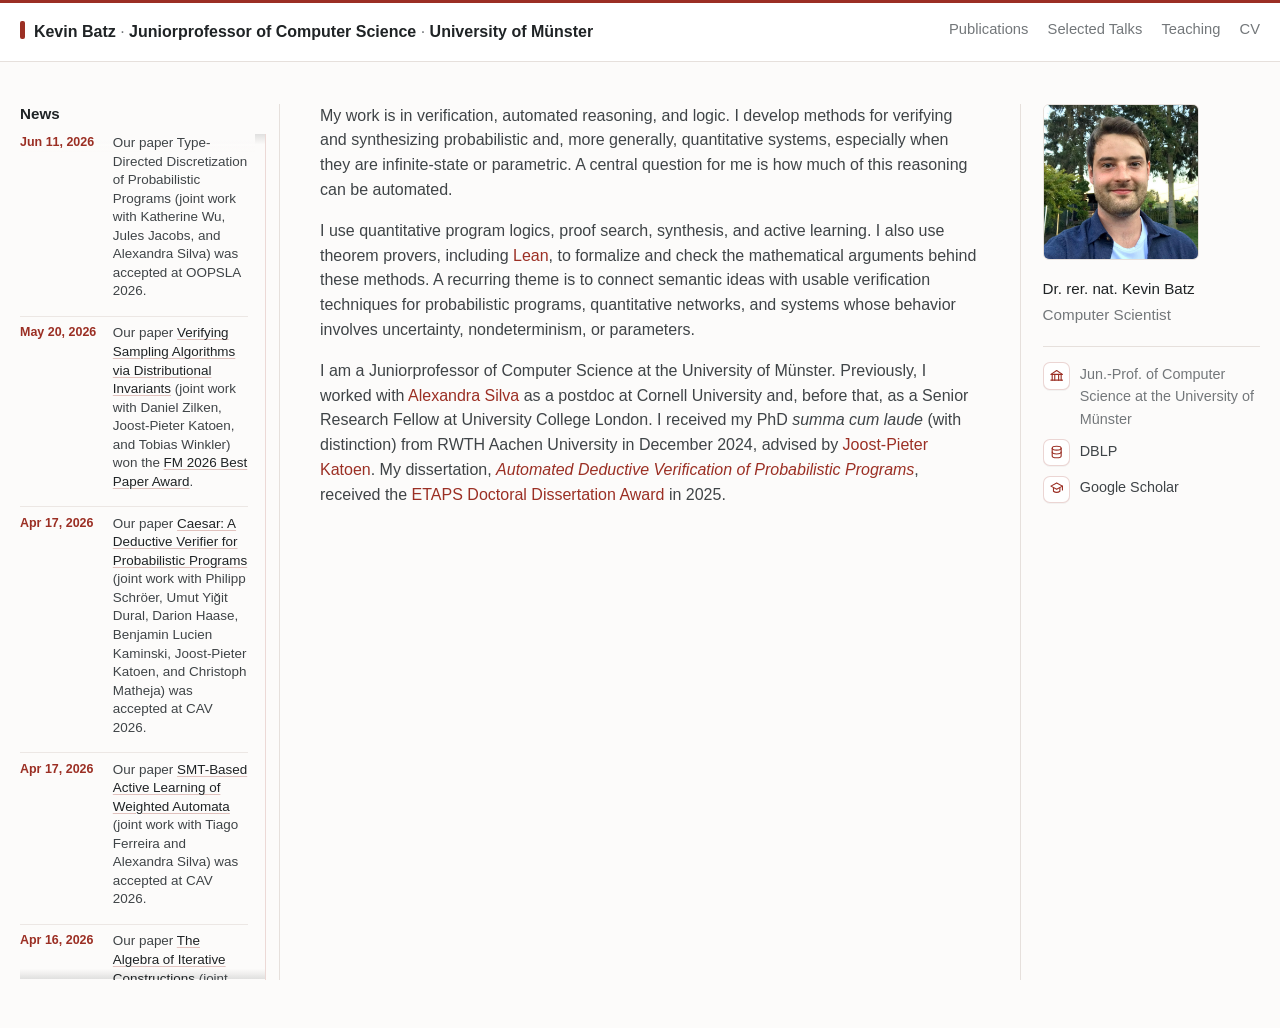
<file: index.html>
<!doctype html>
<html lang="en">
  <head>
    <meta charset="utf-8">
    <meta name="viewport" content="width=device-width, initial-scale=1">
    <title>Kevin Batz</title>
    <meta
      name="description"
      content="Academic website for Kevin Batz: formal methods, probabilistic programs, and quantitative verification."
    >
    <link rel="stylesheet" href="styles.css?v=position-20260902">
  </head>
  <body>
    <a class="skip-link" href="#content">Skip to content</a>

    <header class="masthead">
      <nav class="nav" aria-label="Main navigation">
        <a class="brand" href="./">Kevin Batz <span class="title-dot" aria-hidden="true">&middot;</span> Juniorprofessor of Computer Science <span class="title-dot" aria-hidden="true">&middot;</span> University of M&uuml;nster</a>
        <div class="nav-links">
          <a href="publications.html">Publications</a>
          <a href="talks.html">Selected Talks</a>
          <a href="teaching.html">Teaching</a>
          <a href="cv.html">CV</a>
        </div>
      </nav>
    </header>

    <div class="page">
      <aside class="news-sidebar" aria-label="News">
        <section class="news" aria-labelledby="news-heading">
            <h2 id="news-heading">News</h2>
            <ol class="news-list">
              <li>
                <time datetime="2026-06-11">Jun 11, 2026</time>
                <span>Our paper Type-Directed Discretization of Probabilistic Programs (joint work with Katherine Wu, Jules Jacobs, and Alexandra Silva) was accepted at OOPSLA 2026.</span>
              </li>
              <li>
                <time datetime="2026-05-20">May 20, 2026</time>
                <span>Our paper <a href="https://arxiv.org/pdf/2509.06410">Verifying Sampling Algorithms via Distributional Invariants</a> (joint work with Daniel Zilken, Joost-Pieter Katoen, and Tobias Winkler) won the <a href="https://conf.researchr.org/home/fm-2026">FM 2026 Best Paper Award</a>.</span>
              </li>
              <li>
                <time datetime="2026-04-17">Apr 17, 2026</time>
                <span>Our paper <a href="https://arxiv.org/pdf/2605.15827">Caesar: A Deductive Verifier for Probabilistic Programs</a> (joint work with Philipp Schr&ouml;er, Umut Yi&#287;it Dural, Darion Haase, Benjamin Lucien Kaminski, Joost-Pieter Katoen, and Christoph Matheja) was accepted at CAV 2026.</span>
              </li>
              <li>
                <time datetime="2026-04-17">Apr 17, 2026</time>
                <span>Our paper <a href="https://arxiv.org/pdf/2605.07758">SMT-Based Active Learning of Weighted Automata</a> (joint work with Tiago Ferreira and Alexandra Silva) was accepted at CAV 2026.</span>
              </li>
              <li>
                <time datetime="2026-04-16">Apr 16, 2026</time>
                <span>Our paper <a href="https://arxiv.org/pdf/2605.03176">The Algebra of Iterative Constructions</a> (joint work with Benjamin Lucien Kaminski, Lucas Kehrer, Gerwin Klein, Henning Urbat, and Todd Schmid) was accepted at LICS 2026.</span>
              </li>
              <li>
                <time datetime="2026-04-14">Apr 14, 2026</time>
                <span>Our artifact for the paper <a href="https://arxiv.org/pdf/2601.13991">Generating Functions Meet Occupation Measures</a> (joint work with Darion Haase, Adrian Gallus, Benjamin Lucien Kaminski, Joost-Pieter Katoen, Lutz Klinkenberg, and Tobias Winkler) received an <a href="https://etaps.org/2026/past-conference">ETAPS Distinguished Artifact Award</a>.</span>
              </li>
              <li>
                <time datetime="2026-03-05">Mar 5, 2026</time>
                <span>Our paper <a href="https://arxiv.org/pdf/2604.13987">Weighted NetKAT</a> (joint work with Emmanuel Su&aacute;rez Acevedo, Tiago Ferreira, Oliver B&oslash;ving, Nate Foster, and Alexandra Silva) was accepted at PLDI 2026.</span>
              </li>
              <li>
                <time datetime="2026-02-06">Feb 6, 2026</time>
                <span>Our paper <a href="https://arxiv.org/pdf/2509.06410">Verifying Sampling Algorithms via Distributional Invariants</a> (joint work with Daniel Zilken, Joost-Pieter Katoen, and Tobias Winkler) was accepted at FM 2026.</span>
              </li>
              <li>
                <time datetime="2025-12-22">Dec 22, 2025</time>
                <span>Our paper <a href="https://arxiv.org/pdf/2601.13991">Generating Functions Meet Occupation Measures</a> (joint work with Darion Haase, Adrian Gallus, Benjamin Lucien Kaminski, Joost-Pieter Katoen, Lutz Klinkenberg, and Tobias Winkler) was accepted at ESOP 2026.</span>
              </li>
              <li>
                <time datetime="2025-09-06">Sep 6, 2025</time>
                <span>I received RWTH&rsquo;s <a href="https://www.rwth-aachen.de/cms/root/Die-RWTH/RWTH-Events/Wuerdigung-unserer-Absolvierenden-und-un/~beizxo/Borchers-Plakette/lidx/1/">Borchers Medal</a> for a doctorate with distinction.</span>
              </li>
              <li>
                <time datetime="2025-05-08">May 8, 2025</time>
                <span>I received the <a href="https://www.etaps.org/awards/doctoral-dissertation/">ETAPS Doctoral Dissertation Award</a>.</span>
              </li>
              <li>
                <time datetime="2025-02-18">Feb 18, 2025</time>
                <span>Our paper <a href="https://arxiv.org/pdf/2502.19388">Foundations for Deductive Verification of Continuous Probabilistic Programs</a> (joint work with Joost-Pieter Katoen, Francesca Randone, and Tobias Winkler) was accepted at OOPSLA 2025.</span>
              </li>
              <li>
                <time datetime="2024-12-20">Dec 20, 2024</time>
                <span>Our paper <a href="https://arxiv.org/pdf/2501.15156">Quantifier Elimination and Craig Interpolation: The Quantitative Way</a> (joint work with Joost-Pieter Katoen and Nora Orhan) was accepted at FoSSaCS 2025.</span>
              </li>
              <li>
                <time datetime="2024-12-20">Dec 20, 2024</time>
                <span>I received my doctorate from RWTH Aachen University with distinction (<em>summa cum laude</em>).</span>
              </li>
            </ol>
          </section>
      </aside>

      <main id="content" class="content">
        <section class="section">
          <p>
            My work is in verification, automated reasoning, and logic. I
            develop methods for verifying and synthesizing probabilistic and,
            more generally, quantitative systems, especially when they are
            infinite-state or parametric. A central question for me is how much
            of this reasoning can be automated.
          </p>
          <p>
            I use quantitative program logics, proof search, synthesis, and
            active learning. I also use theorem provers, including
            <a href="https://lean-lang.org/">Lean</a>, to formalize and check
            the mathematical arguments behind these methods. A recurring theme
            is to connect semantic ideas with usable verification techniques for
            probabilistic programs, quantitative networks, and systems whose
            behavior involves uncertainty, nondeterminism, or parameters.
          </p>
          <p>
            I am a Juniorprofessor of Computer Science at the University of
            M&uuml;nster. Previously, I worked with
            <a href="https://alexandrasilva.org/">Alexandra Silva</a> as a
            postdoc at Cornell University and, before that, as a Senior
            Research Fellow at University College London.
            I received my PhD <em>summa cum laude</em> (with distinction) from RWTH Aachen
            University in December 2024, advised by
            <a href="https://moves.rwth-aachen.de/people/katoen/">Joost-Pieter
            Katoen</a>. My dissertation,
            <a href="https://publications.rwth-aachen.de/record/1002329"><em>Automated Deductive
            Verification of Probabilistic Programs</em></a>, received the
            <a href="https://etaps.org/blog/037-kevin-batz/">ETAPS Doctoral
            Dissertation Award</a> in 2025.
          </p>
        </section>
      </main>

      <aside class="sidebar profile-sidebar" aria-label="Profile">
        <div class="profile">
          <img class="profile-photo" src="assets/profile.jpg" alt="Kevin Batz">
          <p class="profile-name">
            Dr. rer. nat. Kevin Batz
          </p>
          <p class="bio">
            Computer Scientist
          </p>

          <ul class="profile-list">
            <li>
              <span class="icon" aria-hidden="true">
                <svg viewBox="0 0 24 24"><path d="m3 10 9-6 9 6"/><path d="M4 10h16"/><path d="M5 10v9"/><path d="M9 10v9"/><path d="M15 10v9"/><path d="M19 10v9"/><path d="M3 19h18"/></svg>
              </span>
              <span>Jun.-Prof. of Computer Science at the University of M&uuml;nster</span>
            </li>
            <li>
              <a href="https://dblp.org/pid/215/5068.html">
                <span class="icon" aria-hidden="true">
                  <svg viewBox="0 0 24 24"><ellipse cx="12" cy="5" rx="7" ry="3"/><path d="M5 5v6c0 1.7 3.1 3 7 3s7-1.3 7-3V5"/><path d="M5 11v6c0 1.7 3.1 3 7 3s7-1.3 7-3v-6"/></svg>
                </span>
                <span>DBLP</span>
              </a>
            </li>
            <li>
              <a href="https://scholar.google.de/citations?user=6F5KEN4AAAAJ&amp;hl=en">
                <span class="icon" aria-hidden="true">
                  <svg viewBox="0 0 24 24"><path d="m3 8 9-5 9 5-9 5-9-5Z"/><path d="M7 11v5c1.5 1.2 3.2 1.8 5 1.8s3.5-.6 5-1.8v-5"/><path d="M21 8v6"/></svg>
                </span>
                <span>Google Scholar</span>
              </a>
            </li>
          </ul>
        </div>
      </aside>
    </div>

  </body>
</html>
</file>
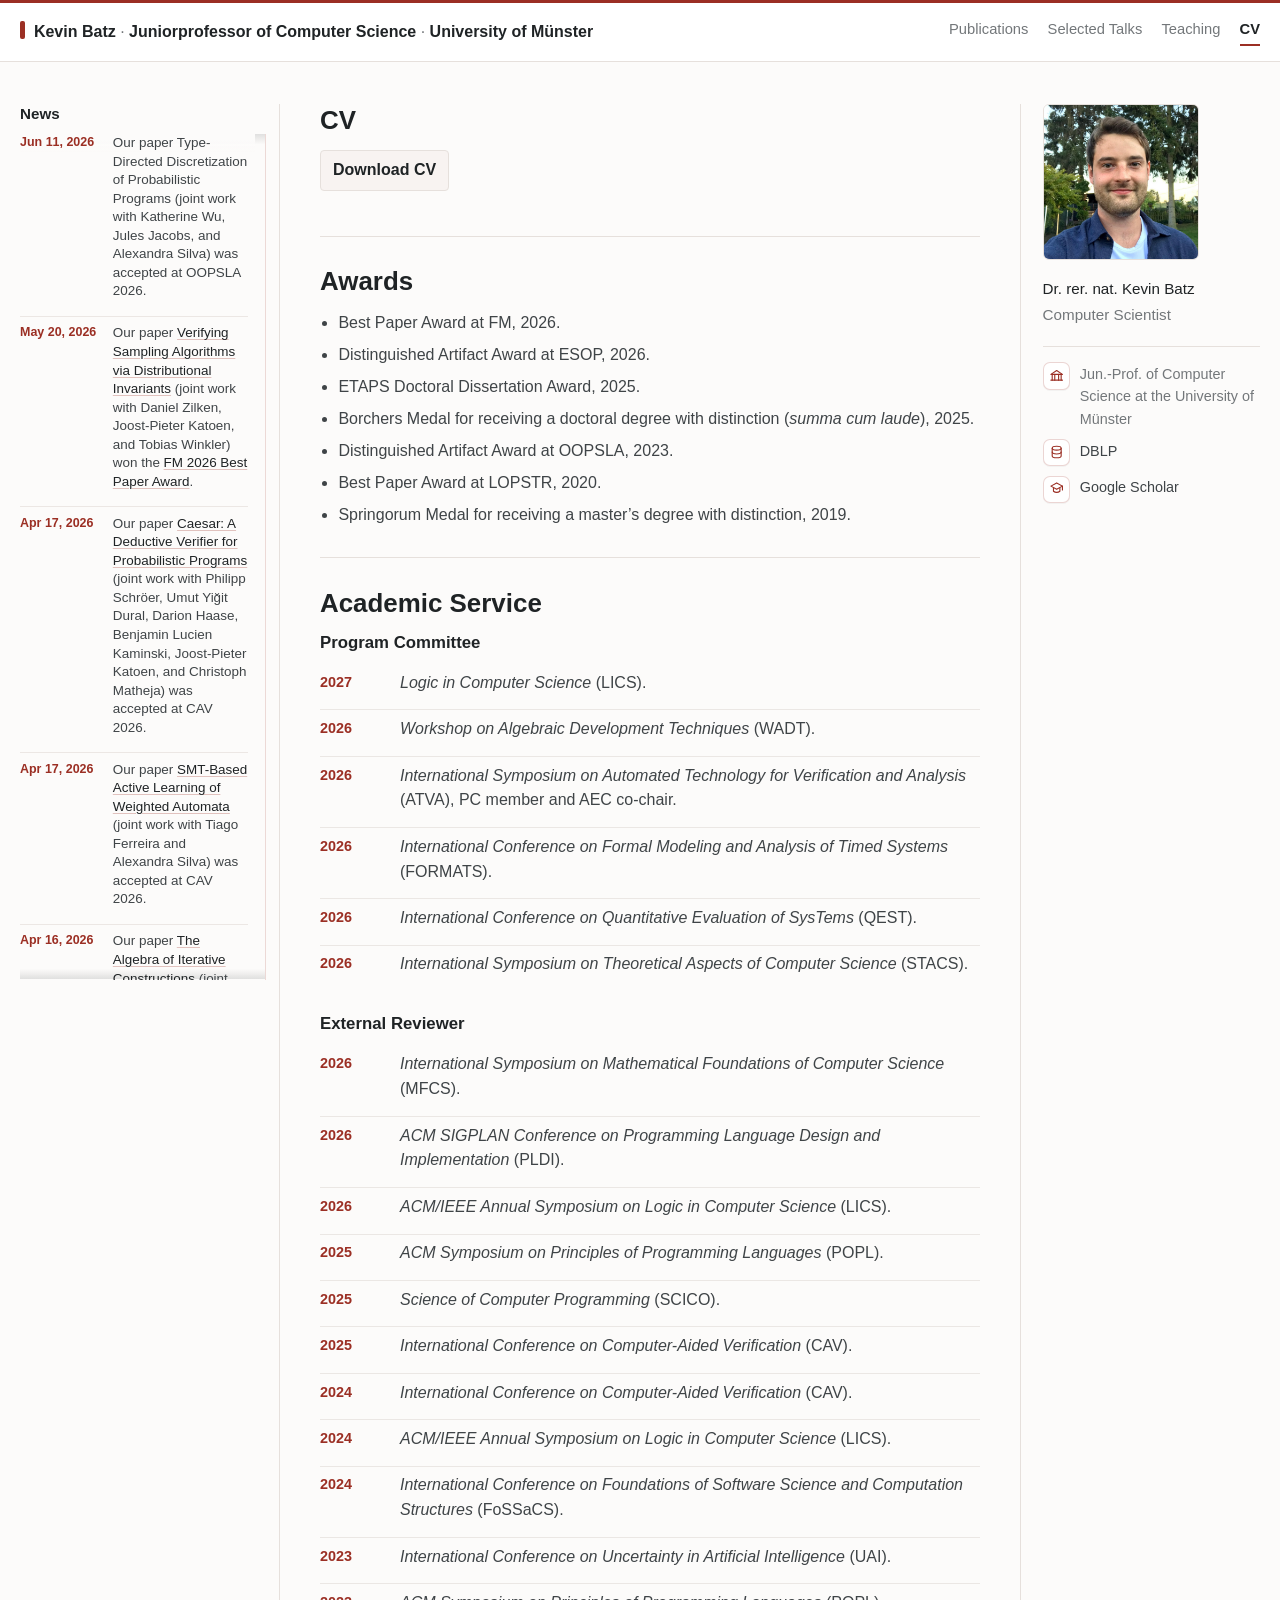
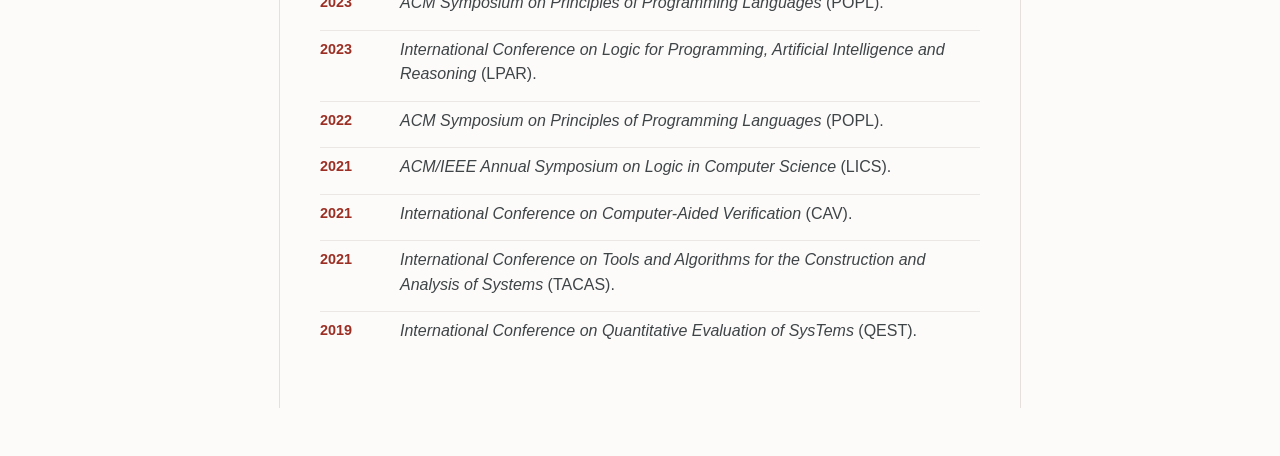
<file: cv.html>
<!doctype html>
<html lang="en">
  <head>
    <meta charset="utf-8">
    <meta name="viewport" content="width=device-width, initial-scale=1">
    <title>CV | Kevin Batz</title>
    <meta name="description" content="CV and academic highlights for Kevin Batz.">
    <link rel="stylesheet" href="styles.css?v=position-20260902">
  </head>
  <body>
    <a class="skip-link" href="#content">Skip to content</a>

    <header class="masthead">
      <nav class="nav" aria-label="Main navigation">
        <a class="brand" href="./">Kevin Batz <span class="title-dot" aria-hidden="true">&middot;</span> Juniorprofessor of Computer Science <span class="title-dot" aria-hidden="true">&middot;</span> University of M&uuml;nster</a>
        <div class="nav-links">
          <a href="publications.html">Publications</a>
          <a href="talks.html">Selected Talks</a>
          <a href="teaching.html">Teaching</a>
          <a class="active" href="cv.html">CV</a>
        </div>
      </nav>
    </header>

    <div class="page">
      <aside class="news-sidebar" aria-label="News">
        <section class="news" aria-labelledby="news-heading">
            <h2 id="news-heading">News</h2>
            <ol class="news-list">
              <li><time datetime="2026-06-11">Jun 11, 2026</time><span>Our paper Type-Directed Discretization of Probabilistic Programs (joint work with Katherine Wu, Jules Jacobs, and Alexandra Silva) was accepted at OOPSLA 2026.</span></li>
              <li><time datetime="2026-05-20">May 20, 2026</time><span>Our paper <a href="https://arxiv.org/pdf/2509.06410">Verifying Sampling Algorithms via Distributional Invariants</a> (joint work with Daniel Zilken, Joost-Pieter Katoen, and Tobias Winkler) won the <a href="https://conf.researchr.org/home/fm-2026">FM 2026 Best Paper Award</a>.</span></li>
              <li><time datetime="2026-04-17">Apr 17, 2026</time><span>Our paper <a href="https://arxiv.org/pdf/2605.15827">Caesar: A Deductive Verifier for Probabilistic Programs</a> (joint work with Philipp Schr&ouml;er, Umut Yi&#287;it Dural, Darion Haase, Benjamin Lucien Kaminski, Joost-Pieter Katoen, and Christoph Matheja) was accepted at CAV 2026.</span></li>
              <li><time datetime="2026-04-17">Apr 17, 2026</time><span>Our paper <a href="https://arxiv.org/pdf/2605.07758">SMT-Based Active Learning of Weighted Automata</a> (joint work with Tiago Ferreira and Alexandra Silva) was accepted at CAV 2026.</span></li>
              <li><time datetime="2026-04-16">Apr 16, 2026</time><span>Our paper <a href="https://arxiv.org/pdf/2605.03176">The Algebra of Iterative Constructions</a> (joint work with Benjamin Lucien Kaminski, Lucas Kehrer, Gerwin Klein, Henning Urbat, and Todd Schmid) was accepted at LICS 2026.</span></li>
              <li><time datetime="2026-04-14">Apr 14, 2026</time><span>Our artifact for the paper <a href="https://arxiv.org/pdf/2601.13991">Generating Functions Meet Occupation Measures</a> (joint work with Darion Haase, Adrian Gallus, Benjamin Lucien Kaminski, Joost-Pieter Katoen, Lutz Klinkenberg, and Tobias Winkler) received an <a href="https://etaps.org/2026/past-conference">ETAPS Distinguished Artifact Award</a>.</span></li>
              <li><time datetime="2026-03-05">Mar 5, 2026</time><span>Our paper <a href="https://arxiv.org/pdf/2604.13987">Weighted NetKAT</a> (joint work with Emmanuel Su&aacute;rez Acevedo, Tiago Ferreira, Oliver B&oslash;ving, Nate Foster, and Alexandra Silva) was accepted at PLDI 2026.</span></li>
              <li><time datetime="2026-02-06">Feb 6, 2026</time><span>Our paper <a href="https://arxiv.org/pdf/2509.06410">Verifying Sampling Algorithms via Distributional Invariants</a> (joint work with Daniel Zilken, Joost-Pieter Katoen, and Tobias Winkler) was accepted at FM 2026.</span></li>
              <li><time datetime="2025-12-22">Dec 22, 2025</time><span>Our paper <a href="https://arxiv.org/pdf/2601.13991">Generating Functions Meet Occupation Measures</a> (joint work with Darion Haase, Adrian Gallus, Benjamin Lucien Kaminski, Joost-Pieter Katoen, Lutz Klinkenberg, and Tobias Winkler) was accepted at ESOP 2026.</span></li>
              <li><time datetime="2025-09-06">Sep 6, 2025</time><span>I received RWTH&rsquo;s <a href="https://www.rwth-aachen.de/cms/root/Die-RWTH/RWTH-Events/Wuerdigung-unserer-Absolvierenden-und-un/~beizxo/Borchers-Plakette/lidx/1/">Borchers Medal</a> for a doctorate with distinction.</span></li>
              <li><time datetime="2025-05-08">May 8, 2025</time><span>I received the <a href="https://www.etaps.org/awards/doctoral-dissertation/">ETAPS Doctoral Dissertation Award</a>.</span></li>
              <li><time datetime="2025-02-18">Feb 18, 2025</time><span>Our paper <a href="https://arxiv.org/pdf/2502.19388">Foundations for Deductive Verification of Continuous Probabilistic Programs</a> (joint work with Joost-Pieter Katoen, Francesca Randone, and Tobias Winkler) was accepted at OOPSLA 2025.</span></li>
              <li><time datetime="2024-12-20">Dec 20, 2024</time><span>Our paper <a href="https://arxiv.org/pdf/2501.15156">Quantifier Elimination and Craig Interpolation: The Quantitative Way</a> (joint work with Joost-Pieter Katoen and Nora Orhan) was accepted at FoSSaCS 2025.</span></li>
              <li><time datetime="2024-12-20">Dec 20, 2024</time><span>I received my doctorate from RWTH Aachen University with distinction (<em>summa cum laude</em>).</span></li>
            </ol>
          </section>
      </aside>

      <main id="content" class="content">
        <section class="section">
          <h2>CV</h2>
          <p>
            <a class="button-link" href="assets/kevin-batz-cv.pdf?v=publications-20260906">Download CV</a>
          </p>
        </section>

        <section class="section">
          <h2>Awards</h2>
          <ul>
            <li>Best Paper Award at FM, 2026.</li>
            <li>Distinguished Artifact Award at ESOP, 2026.</li>
            <li>ETAPS Doctoral Dissertation Award, 2025.</li>
            <li>Borchers Medal for receiving a doctoral degree with distinction (<em>summa cum laude</em>), 2025.</li>
            <li>Distinguished Artifact Award at OOPSLA, 2023.</li>
            <li>Best Paper Award at LOPSTR, 2020.</li>
            <li>Springorum Medal for receiving a master&rsquo;s degree with distinction, 2019.</li>
          </ul>
        </section>

        <section class="section">
          <h2>Academic Service</h2>

          <h3 class="year-heading">Program Committee</h3>
          <ul class="service-list">
            <li><span class="service-year">2027</span><span><em>Logic in Computer Science</em> (LICS).</span></li>
            <li><span class="service-year">2026</span><span><em>Workshop on Algebraic Development Techniques</em> (WADT).</span></li>
            <li><span class="service-year">2026</span><span><em>International Symposium on Automated Technology for Verification and Analysis</em> (ATVA), PC member and AEC co-chair.</span></li>
            <li><span class="service-year">2026</span><span><em>International Conference on Formal Modeling and Analysis of Timed Systems</em> (FORMATS).</span></li>
            <li><span class="service-year">2026</span><span><em>International Conference on Quantitative Evaluation of SysTems</em> (QEST).</span></li>
            <li><span class="service-year">2026</span><span><em>International Symposium on Theoretical Aspects of Computer Science</em> (STACS).</span></li>
          </ul>

          <h3 class="year-heading">External Reviewer</h3>
          <ul class="service-list">
            <li><span class="service-year">2026</span><span><em>International Symposium on Mathematical Foundations of Computer Science</em> (MFCS).</span></li>
            <li><span class="service-year">2026</span><span><em>ACM SIGPLAN Conference on Programming Language Design and Implementation</em> (PLDI).</span></li>
            <li><span class="service-year">2026</span><span><em>ACM/IEEE Annual Symposium on Logic in Computer Science</em> (LICS).</span></li>
            <li><span class="service-year">2025</span><span><em>ACM Symposium on Principles of Programming Languages</em> (POPL).</span></li>
            <li><span class="service-year">2025</span><span><em>Science of Computer Programming</em> (SCICO).</span></li>
            <li><span class="service-year">2025</span><span><em>International Conference on Computer-Aided Verification</em> (CAV).</span></li>
            <li><span class="service-year">2024</span><span><em>International Conference on Computer-Aided Verification</em> (CAV).</span></li>
            <li><span class="service-year">2024</span><span><em>ACM/IEEE Annual Symposium on Logic in Computer Science</em> (LICS).</span></li>
            <li><span class="service-year">2024</span><span><em>International Conference on Foundations of Software Science and Computation Structures</em> (FoSSaCS).</span></li>
            <li><span class="service-year">2023</span><span><em>International Conference on Uncertainty in Artificial Intelligence</em> (UAI).</span></li>
            <li><span class="service-year">2023</span><span><em>ACM Symposium on Principles of Programming Languages</em> (POPL).</span></li>
            <li><span class="service-year">2023</span><span><em>International Conference on Logic for Programming, Artificial Intelligence and Reasoning</em> (LPAR).</span></li>
            <li><span class="service-year">2022</span><span><em>ACM Symposium on Principles of Programming Languages</em> (POPL).</span></li>
            <li><span class="service-year">2021</span><span><em>ACM/IEEE Annual Symposium on Logic in Computer Science</em> (LICS).</span></li>
            <li><span class="service-year">2021</span><span><em>International Conference on Computer-Aided Verification</em> (CAV).</span></li>
            <li><span class="service-year">2021</span><span><em>International Conference on Tools and Algorithms for the Construction and Analysis of Systems</em> (TACAS).</span></li>
            <li><span class="service-year">2019</span><span><em>International Conference on Quantitative Evaluation of SysTems</em> (QEST).</span></li>
          </ul>
        </section>
      </main>

      <aside class="sidebar profile-sidebar" aria-label="Profile">
        <div class="profile">
          <img class="profile-photo" src="assets/profile.jpg" alt="Kevin Batz">
          <p class="profile-name">
            Dr. rer. nat. Kevin Batz
          </p>
          <p class="bio">
            Computer Scientist
          </p>
          <ul class="profile-list">
            <li><span class="icon" aria-hidden="true"><svg viewBox="0 0 24 24"><path d="m3 10 9-6 9 6"/><path d="M4 10h16"/><path d="M5 10v9"/><path d="M9 10v9"/><path d="M15 10v9"/><path d="M19 10v9"/><path d="M3 19h18"/></svg></span><span>Jun.-Prof. of Computer Science at the University of M&uuml;nster</span></li>
            <li><a href="https://dblp.org/pid/215/5068.html"><span class="icon" aria-hidden="true"><svg viewBox="0 0 24 24"><ellipse cx="12" cy="5" rx="7" ry="3"/><path d="M5 5v6c0 1.7 3.1 3 7 3s7-1.3 7-3V5"/><path d="M5 11v6c0 1.7 3.1 3 7 3s7-1.3 7-3v-6"/></svg></span><span>DBLP</span></a></li>
            <li><a href="https://scholar.google.de/citations?user=6F5KEN4AAAAJ&amp;hl=en"><span class="icon" aria-hidden="true"><svg viewBox="0 0 24 24"><path d="m3 8 9-5 9 5-9 5-9-5Z"/><path d="M7 11v5c1.5 1.2 3.2 1.8 5 1.8s3.5-.6 5-1.8v-5"/><path d="M21 8v6"/></svg></span><span>Google Scholar</span></a></li>
          </ul>
        </div>
      </aside>
    </div>

  </body>
</html>
</file>
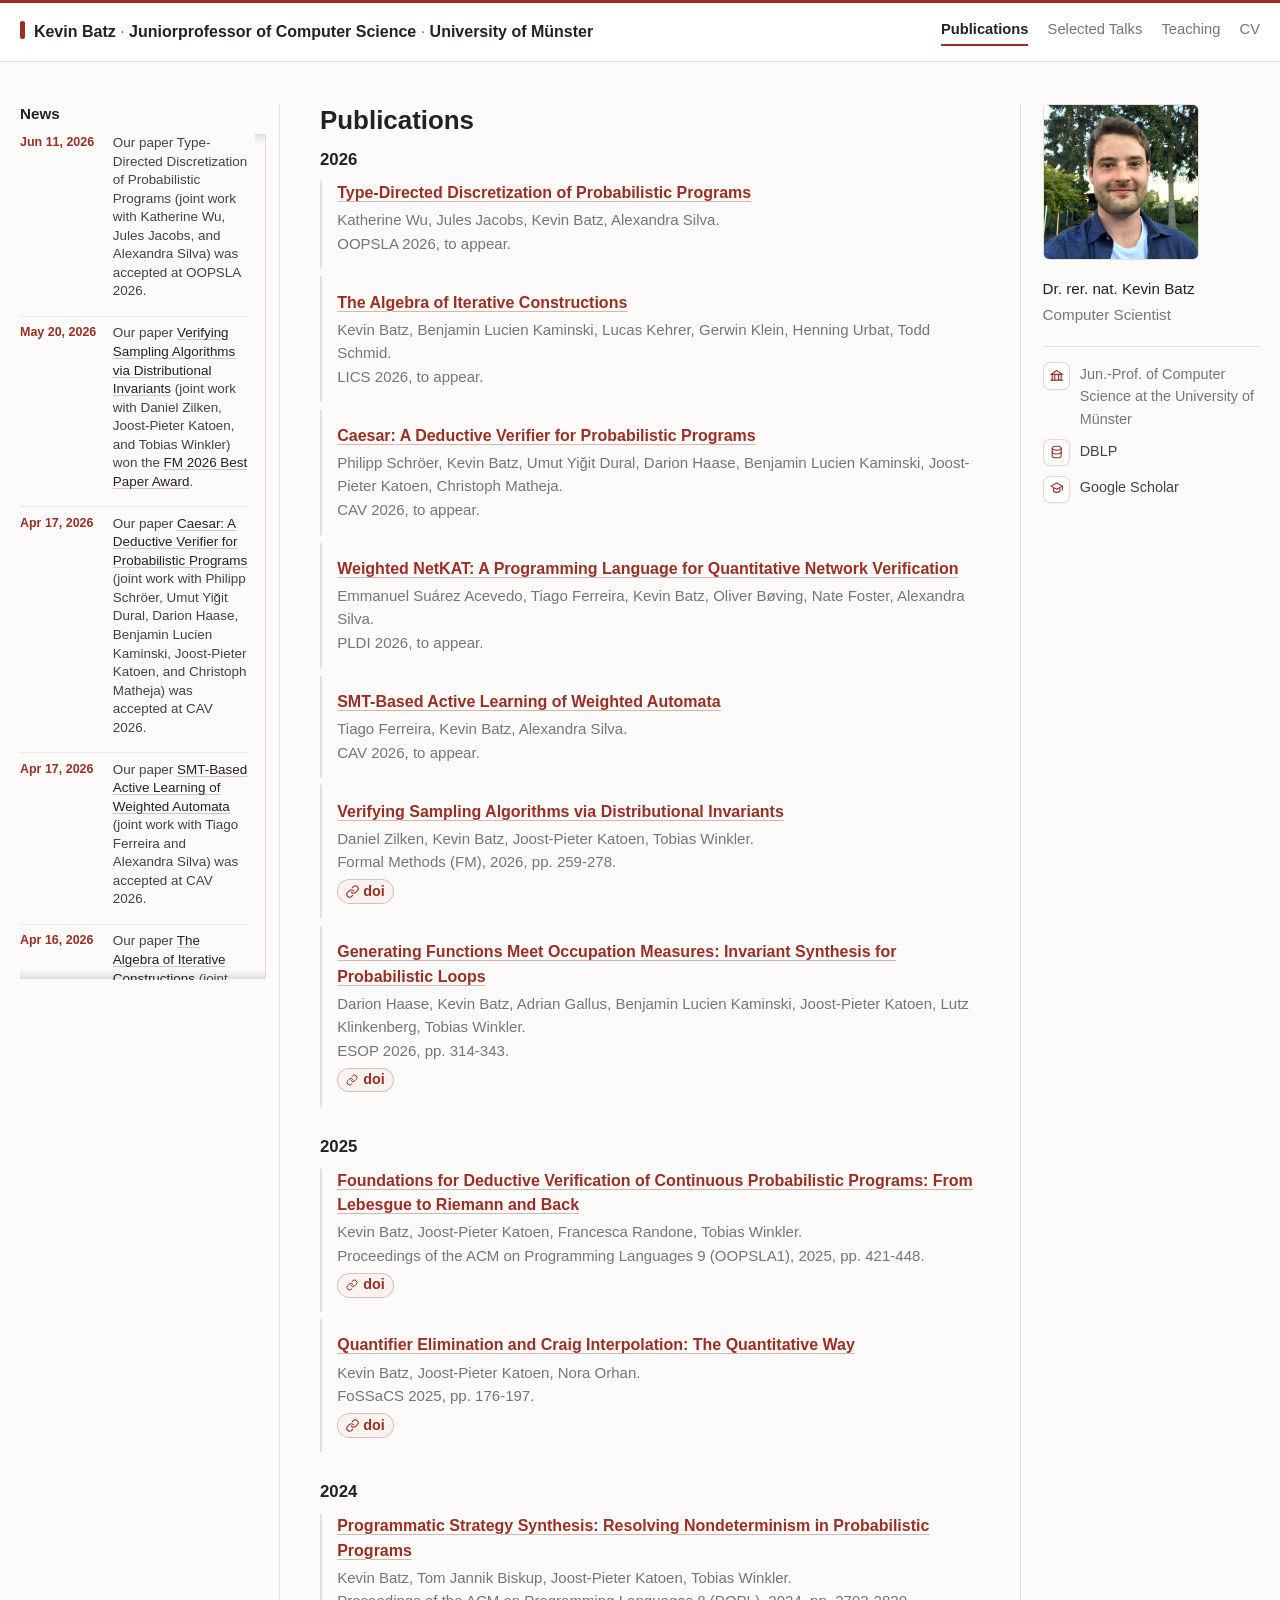
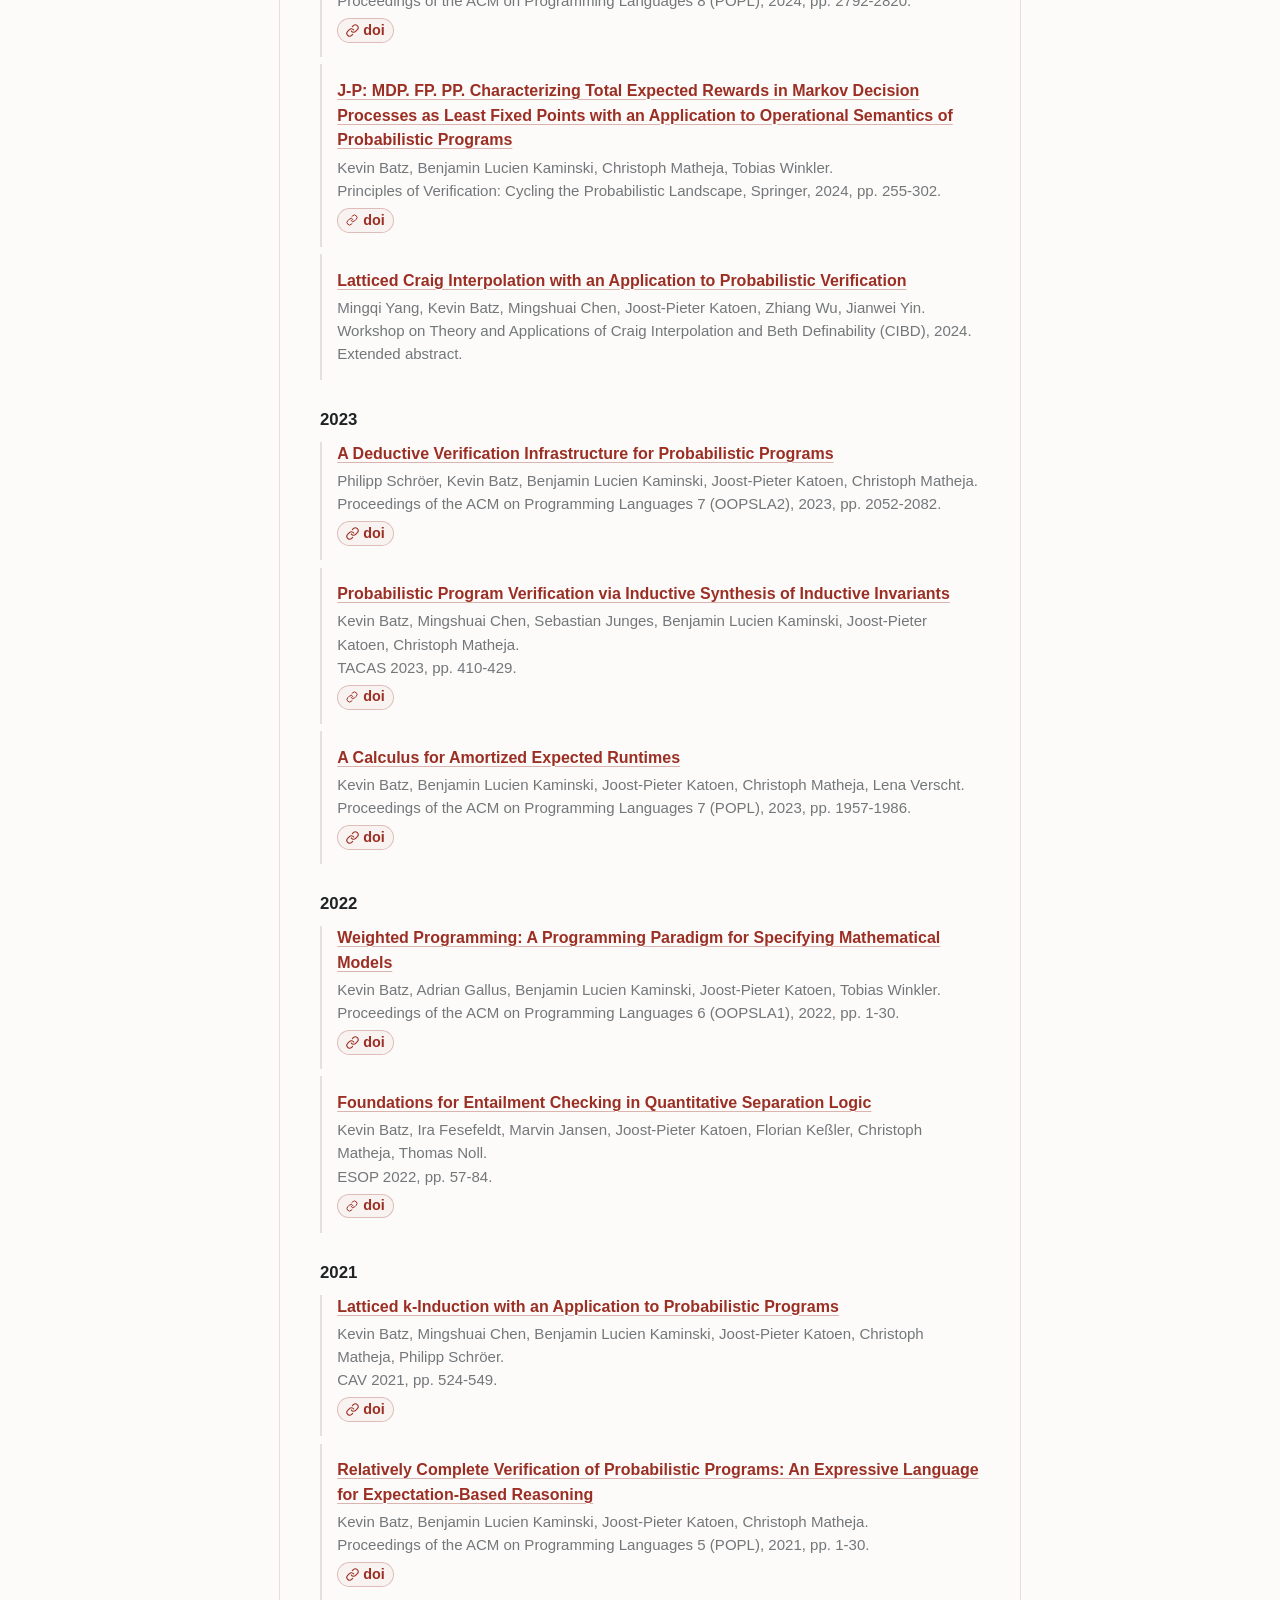
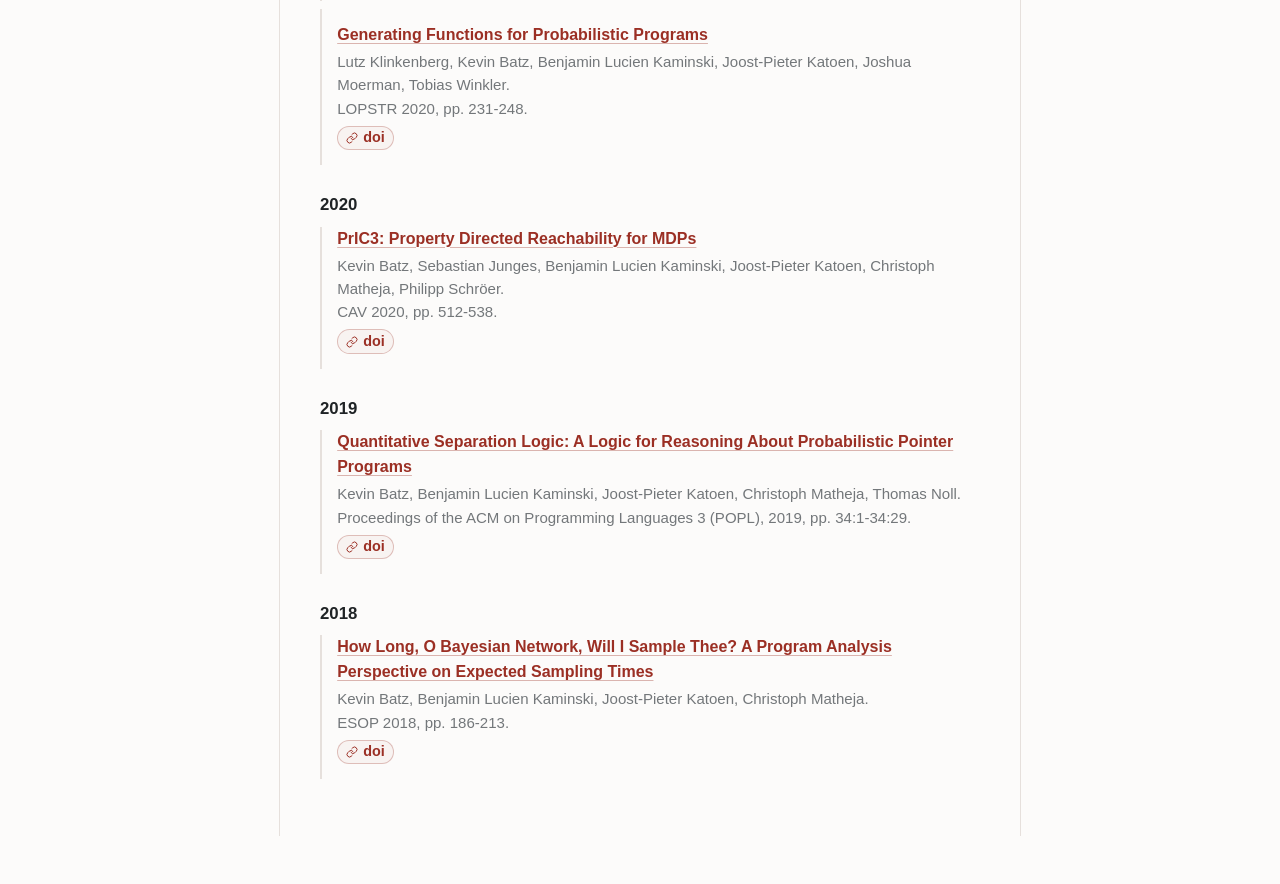
<file: publications.html>
<!doctype html>
<html lang="en">
  <head>
    <meta charset="utf-8">
    <meta name="viewport" content="width=device-width, initial-scale=1">
    <title>Publications | Kevin Batz</title>
    <meta name="description" content="Publications by Kevin Batz.">
    <link rel="stylesheet" href="styles.css?v=position-20260902">
  </head>
  <body>
    <a class="skip-link" href="#content">Skip to content</a>

    <header class="masthead">
      <nav class="nav" aria-label="Main navigation">
        <a class="brand" href="./">Kevin Batz <span class="title-dot" aria-hidden="true">&middot;</span> Juniorprofessor of Computer Science <span class="title-dot" aria-hidden="true">&middot;</span> University of M&uuml;nster</a>
        <div class="nav-links">
          <a class="active" href="publications.html">Publications</a>
          <a href="talks.html">Selected Talks</a>
          <a href="teaching.html">Teaching</a>
          <a href="cv.html">CV</a>
        </div>
      </nav>
    </header>

    <div class="page">
      <aside class="news-sidebar" aria-label="News">
        <section class="news" aria-labelledby="news-heading">
            <h2 id="news-heading">News</h2>
            <ol class="news-list">
              <li><time datetime="2026-06-11">Jun 11, 2026</time><span>Our paper Type-Directed Discretization of Probabilistic Programs (joint work with Katherine Wu, Jules Jacobs, and Alexandra Silva) was accepted at OOPSLA 2026.</span></li>
              <li><time datetime="2026-05-20">May 20, 2026</time><span>Our paper <a href="https://arxiv.org/pdf/2509.06410">Verifying Sampling Algorithms via Distributional Invariants</a> (joint work with Daniel Zilken, Joost-Pieter Katoen, and Tobias Winkler) won the <a href="https://conf.researchr.org/home/fm-2026">FM 2026 Best Paper Award</a>.</span></li>
              <li><time datetime="2026-04-17">Apr 17, 2026</time><span>Our paper <a href="https://arxiv.org/pdf/2605.15827">Caesar: A Deductive Verifier for Probabilistic Programs</a> (joint work with Philipp Schr&ouml;er, Umut Yi&#287;it Dural, Darion Haase, Benjamin Lucien Kaminski, Joost-Pieter Katoen, and Christoph Matheja) was accepted at CAV 2026.</span></li>
              <li><time datetime="2026-04-17">Apr 17, 2026</time><span>Our paper <a href="https://arxiv.org/pdf/2605.07758">SMT-Based Active Learning of Weighted Automata</a> (joint work with Tiago Ferreira and Alexandra Silva) was accepted at CAV 2026.</span></li>
              <li><time datetime="2026-04-16">Apr 16, 2026</time><span>Our paper <a href="https://arxiv.org/pdf/2605.03176">The Algebra of Iterative Constructions</a> (joint work with Benjamin Lucien Kaminski, Lucas Kehrer, Gerwin Klein, Henning Urbat, and Todd Schmid) was accepted at LICS 2026.</span></li>
              <li><time datetime="2026-04-14">Apr 14, 2026</time><span>Our artifact for the paper <a href="https://arxiv.org/pdf/2601.13991">Generating Functions Meet Occupation Measures</a> (joint work with Darion Haase, Adrian Gallus, Benjamin Lucien Kaminski, Joost-Pieter Katoen, Lutz Klinkenberg, and Tobias Winkler) received an <a href="https://etaps.org/2026/past-conference">ETAPS Distinguished Artifact Award</a>.</span></li>
              <li><time datetime="2026-03-05">Mar 5, 2026</time><span>Our paper <a href="https://arxiv.org/pdf/2604.13987">Weighted NetKAT</a> (joint work with Emmanuel Su&aacute;rez Acevedo, Tiago Ferreira, Oliver B&oslash;ving, Nate Foster, and Alexandra Silva) was accepted at PLDI 2026.</span></li>
              <li><time datetime="2026-02-06">Feb 6, 2026</time><span>Our paper <a href="https://arxiv.org/pdf/2509.06410">Verifying Sampling Algorithms via Distributional Invariants</a> (joint work with Daniel Zilken, Joost-Pieter Katoen, and Tobias Winkler) was accepted at FM 2026.</span></li>
              <li><time datetime="2025-12-22">Dec 22, 2025</time><span>Our paper <a href="https://arxiv.org/pdf/2601.13991">Generating Functions Meet Occupation Measures</a> (joint work with Darion Haase, Adrian Gallus, Benjamin Lucien Kaminski, Joost-Pieter Katoen, Lutz Klinkenberg, and Tobias Winkler) was accepted at ESOP 2026.</span></li>
              <li><time datetime="2025-09-06">Sep 6, 2025</time><span>I received RWTH&rsquo;s <a href="https://www.rwth-aachen.de/cms/root/Die-RWTH/RWTH-Events/Wuerdigung-unserer-Absolvierenden-und-un/~beizxo/Borchers-Plakette/lidx/1/">Borchers Medal</a> for a doctorate with distinction.</span></li>
              <li><time datetime="2025-05-08">May 8, 2025</time><span>I received the <a href="https://www.etaps.org/awards/doctoral-dissertation/">ETAPS Doctoral Dissertation Award</a>.</span></li>
              <li><time datetime="2025-02-18">Feb 18, 2025</time><span>Our paper <a href="https://arxiv.org/pdf/2502.19388">Foundations for Deductive Verification of Continuous Probabilistic Programs</a> (joint work with Joost-Pieter Katoen, Francesca Randone, and Tobias Winkler) was accepted at OOPSLA 2025.</span></li>
              <li><time datetime="2024-12-20">Dec 20, 2024</time><span>Our paper <a href="https://arxiv.org/pdf/2501.15156">Quantifier Elimination and Craig Interpolation: The Quantitative Way</a> (joint work with Joost-Pieter Katoen and Nora Orhan) was accepted at FoSSaCS 2025.</span></li>
              <li><time datetime="2024-12-20">Dec 20, 2024</time><span>I received my doctorate from RWTH Aachen University with distinction (<em>summa cum laude</em>).</span></li>
            </ol>
          </section>
      </aside>

      <main id="content" class="content">
        <section class="section">
          <h2>Publications</h2>

          <h3 class="year-heading">2026</h3>
          <ul class="paper-list">
            <li>
              <a class="paper-title" href="https://arxiv.org/abs/2608.16093">Type-Directed Discretization of Probabilistic Programs</a>
              <span class="paper-authors">Katherine Wu, Jules Jacobs, Kevin Batz, Alexandra Silva.</span>
              <span class="paper-meta">OOPSLA 2026, to appear.</span>
            </li>
            <li>
              <a class="paper-title" href="https://arxiv.org/pdf/2605.03176">The Algebra of Iterative Constructions</a>
              <span class="paper-authors">Kevin Batz, Benjamin Lucien Kaminski, Lucas Kehrer, Gerwin Klein, Henning Urbat, Todd Schmid.</span>
              <span class="paper-meta">LICS 2026, to appear.</span>
            </li>
            <li>
              <a class="paper-title" href="https://arxiv.org/pdf/2605.15827">Caesar: A Deductive Verifier for Probabilistic Programs</a>
              <span class="paper-authors">Philipp Schr&ouml;er, Kevin Batz, Umut Yi&#287;it Dural, Darion Haase, Benjamin Lucien Kaminski, Joost-Pieter Katoen, Christoph Matheja.</span>
              <span class="paper-meta">CAV 2026, to appear.</span>
            </li>
            <li>
              <a class="paper-title" href="https://arxiv.org/pdf/2604.13987">Weighted NetKAT: A Programming Language for Quantitative Network Verification</a>
              <span class="paper-authors">Emmanuel Su&aacute;rez Acevedo, Tiago Ferreira, Kevin Batz, Oliver B&oslash;ving, Nate Foster, Alexandra Silva.</span>
              <span class="paper-meta">PLDI 2026, to appear.</span>
            </li>
            <li>
              <a class="paper-title" href="https://arxiv.org/pdf/2605.07758">SMT-Based Active Learning of Weighted Automata</a>
              <span class="paper-authors">Tiago Ferreira, Kevin Batz, Alexandra Silva.</span>
              <span class="paper-meta">CAV 2026, to appear.</span>
            </li>
            <li>
              <a class="paper-title" href="https://arxiv.org/pdf/2509.06410">Verifying Sampling Algorithms via Distributional Invariants</a>
              <span class="paper-authors">Daniel Zilken, Kevin Batz, Joost-Pieter Katoen, Tobias Winkler.</span>
              <span class="paper-meta">Formal Methods (FM), 2026, pp. 259-278.</span>
              <span class="paper-links"><a href="https://doi.org/10.1007/978-3-032-26204-2_14">doi</a></span>
            </li>
            <li>
              <a class="paper-title" href="https://arxiv.org/pdf/2601.13991">Generating Functions Meet Occupation Measures: Invariant Synthesis for Probabilistic Loops</a>
              <span class="paper-authors">Darion Haase, Kevin Batz, Adrian Gallus, Benjamin Lucien Kaminski, Joost-Pieter Katoen, Lutz Klinkenberg, Tobias Winkler.</span>
              <span class="paper-meta">ESOP 2026, pp. 314-343.</span>
              <span class="paper-links"><a href="https://doi.org/10.1007/978-3-032-22720-1_12">doi</a></span>
            </li>
          </ul>

          <h3 class="year-heading">2025</h3>
          <ul class="paper-list">
            <li>
              <a class="paper-title" href="https://arxiv.org/pdf/2502.19388">Foundations for Deductive Verification of Continuous Probabilistic Programs: From Lebesgue to Riemann and Back</a>
              <span class="paper-authors">Kevin Batz, Joost-Pieter Katoen, Francesca Randone, Tobias Winkler.</span>
              <span class="paper-meta">Proceedings of the ACM on Programming Languages 9 (OOPSLA1), 2025, pp. 421-448.</span>
              <span class="paper-links"><a href="https://doi.org/10.1145/3720429">doi</a></span>
            </li>
            <li>
              <a class="paper-title" href="https://arxiv.org/pdf/2501.15156">Quantifier Elimination and Craig Interpolation: The Quantitative Way</a>
              <span class="paper-authors">Kevin Batz, Joost-Pieter Katoen, Nora Orhan.</span>
              <span class="paper-meta">FoSSaCS 2025, pp. 176-197.</span>
              <span class="paper-links"><a href="https://doi.org/10.1007/978-3-031-90897-2_9">doi</a></span>
            </li>
          </ul>

          <h3 class="year-heading">2024</h3>
          <ul class="paper-list">
            <li>
              <a class="paper-title" href="https://arxiv.org/pdf/2311.06889">Programmatic Strategy Synthesis: Resolving Nondeterminism in Probabilistic Programs</a>
              <span class="paper-authors">Kevin Batz, Tom Jannik Biskup, Joost-Pieter Katoen, Tobias Winkler.</span>
              <span class="paper-meta">Proceedings of the ACM on Programming Languages 8 (POPL), 2024, pp. 2792-2820.</span>
              <span class="paper-links"><a href="https://doi.org/10.1145/3632935">doi</a></span>
            </li>
            <li>
              <a class="paper-title" href="https://arxiv.org/pdf/2411.16564">J-P: MDP. FP. PP. Characterizing Total Expected Rewards in Markov Decision Processes as Least Fixed Points with an Application to Operational Semantics of Probabilistic Programs</a>
              <span class="paper-authors">Kevin Batz, Benjamin Lucien Kaminski, Christoph Matheja, Tobias Winkler.</span>
              <span class="paper-meta">Principles of Verification: Cycling the Probabilistic Landscape, Springer, 2024, pp. 255-302.</span>
              <span class="paper-links"><a href="https://doi.org/10.1007/978-3-031-75783-9_11">doi</a></span>
            </li>
            <li>
              <a class="paper-title" href="https://fiction-zju.github.io/papers/CIBD2024.pdf">Latticed Craig Interpolation with an Application to Probabilistic Verification</a>
              <span class="paper-authors">Mingqi Yang, Kevin Batz, Mingshuai Chen, Joost-Pieter Katoen, Zhiang Wu, Jianwei Yin.</span>
              <span class="paper-meta">Workshop on Theory and Applications of Craig Interpolation and Beth Definability (CIBD), 2024. Extended abstract.</span>
            </li>
          </ul>

          <h3 class="year-heading">2023</h3>
          <ul class="paper-list">
            <li>
              <a class="paper-title" href="https://arxiv.org/pdf/2309.07781">A Deductive Verification Infrastructure for Probabilistic Programs</a>
              <span class="paper-authors">Philipp Schr&ouml;er, Kevin Batz, Benjamin Lucien Kaminski, Joost-Pieter Katoen, Christoph Matheja.</span>
              <span class="paper-meta">Proceedings of the ACM on Programming Languages 7 (OOPSLA2), 2023, pp. 2052-2082.</span>
              <span class="paper-links"><a href="https://doi.org/10.1145/3622870">doi</a></span>
            </li>
            <li>
              <a class="paper-title" href="https://arxiv.org/pdf/2205.06152">Probabilistic Program Verification via Inductive Synthesis of Inductive Invariants</a>
              <span class="paper-authors">Kevin Batz, Mingshuai Chen, Sebastian Junges, Benjamin Lucien Kaminski, Joost-Pieter Katoen, Christoph Matheja.</span>
              <span class="paper-meta">TACAS 2023, pp. 410-429.</span>
              <span class="paper-links"><a href="https://doi.org/10.1007/978-3-031-30820-8_25">doi</a></span>
            </li>
            <li>
              <a class="paper-title" href="https://arxiv.org/pdf/2211.12923">A Calculus for Amortized Expected Runtimes</a>
              <span class="paper-authors">Kevin Batz, Benjamin Lucien Kaminski, Joost-Pieter Katoen, Christoph Matheja, Lena Verscht.</span>
              <span class="paper-meta">Proceedings of the ACM on Programming Languages 7 (POPL), 2023, pp. 1957-1986.</span>
              <span class="paper-links"><a href="https://doi.org/10.1145/3571260">doi</a></span>
            </li>
          </ul>

          <h3 class="year-heading">2022</h3>
          <ul class="paper-list">
            <li>
              <a class="paper-title" href="https://arxiv.org/pdf/2202.07577">Weighted Programming: A Programming Paradigm for Specifying Mathematical Models</a>
              <span class="paper-authors">Kevin Batz, Adrian Gallus, Benjamin Lucien Kaminski, Joost-Pieter Katoen, Tobias Winkler.</span>
              <span class="paper-meta">Proceedings of the ACM on Programming Languages 6 (OOPSLA1), 2022, pp. 1-30.</span>
              <span class="paper-links"><a href="https://doi.org/10.1145/3527310">doi</a></span>
            </li>
            <li>
              <a class="paper-title" href="https://arxiv.org/pdf/2201.11464">Foundations for Entailment Checking in Quantitative Separation Logic</a>
              <span class="paper-authors">Kevin Batz, Ira Fesefeldt, Marvin Jansen, Joost-Pieter Katoen, Florian Ke&szlig;ler, Christoph Matheja, Thomas Noll.</span>
              <span class="paper-meta">ESOP 2022, pp. 57-84.</span>
              <span class="paper-links"><a href="https://doi.org/10.1007/978-3-030-99336-8_3">doi</a></span>
            </li>
          </ul>

          <h3 class="year-heading">2021</h3>
          <ul class="paper-list">
            <li>
              <a class="paper-title" href="https://arxiv.org/pdf/2105.14100">Latticed k-Induction with an Application to Probabilistic Programs</a>
              <span class="paper-authors">Kevin Batz, Mingshuai Chen, Benjamin Lucien Kaminski, Joost-Pieter Katoen, Christoph Matheja, Philipp Schr&ouml;er.</span>
              <span class="paper-meta">CAV 2021, pp. 524-549.</span>
              <span class="paper-links"><a href="https://doi.org/10.1007/978-3-030-81685-8_25">doi</a></span>
            </li>
            <li>
              <a class="paper-title" href="https://arxiv.org/pdf/2010.14548">Relatively Complete Verification of Probabilistic Programs: An Expressive Language for Expectation-Based Reasoning</a>
              <span class="paper-authors">Kevin Batz, Benjamin Lucien Kaminski, Joost-Pieter Katoen, Christoph Matheja.</span>
              <span class="paper-meta">Proceedings of the ACM on Programming Languages 5 (POPL), 2021, pp. 1-30.</span>
              <span class="paper-links"><a href="https://doi.org/10.1145/3434320">doi</a></span>
            </li>
            <li>
              <a class="paper-title" href="https://arxiv.org/pdf/2007.06327">Generating Functions for Probabilistic Programs</a>
              <span class="paper-authors">Lutz Klinkenberg, Kevin Batz, Benjamin Lucien Kaminski, Joost-Pieter Katoen, Joshua Moerman, Tobias Winkler.</span>
              <span class="paper-meta">LOPSTR 2020, pp. 231-248.</span>
              <span class="paper-links"><a href="https://doi.org/10.1007/978-3-030-68446-4_12">doi</a></span>
            </li>
          </ul>

          <h3 class="year-heading">2020</h3>
          <ul class="paper-list">
            <li>
              <a class="paper-title" href="https://arxiv.org/pdf/2004.14835">PrIC3: Property Directed Reachability for MDPs</a>
              <span class="paper-authors">Kevin Batz, Sebastian Junges, Benjamin Lucien Kaminski, Joost-Pieter Katoen, Christoph Matheja, Philipp Schr&ouml;er.</span>
              <span class="paper-meta">CAV 2020, pp. 512-538.</span>
              <span class="paper-links"><a href="https://doi.org/10.1007/978-3-030-53288-8_25">doi</a></span>
            </li>
          </ul>

          <h3 class="year-heading">2019</h3>
          <ul class="paper-list">
            <li>
              <a class="paper-title" href="https://arxiv.org/pdf/1802.10467">Quantitative Separation Logic: A Logic for Reasoning About Probabilistic Pointer Programs</a>
              <span class="paper-authors">Kevin Batz, Benjamin Lucien Kaminski, Joost-Pieter Katoen, Christoph Matheja, Thomas Noll.</span>
              <span class="paper-meta">Proceedings of the ACM on Programming Languages 3 (POPL), 2019, pp. 34:1-34:29.</span>
              <span class="paper-links"><a href="https://doi.org/10.1145/3290347">doi</a></span>
            </li>
          </ul>

          <h3 class="year-heading">2018</h3>
          <ul class="paper-list">
            <li>
              <a class="paper-title" href="https://arxiv.org/pdf/1802.10433">How Long, O Bayesian Network, Will I Sample Thee? A Program Analysis Perspective on Expected Sampling Times</a>
              <span class="paper-authors">Kevin Batz, Benjamin Lucien Kaminski, Joost-Pieter Katoen, Christoph Matheja.</span>
              <span class="paper-meta">ESOP 2018, pp. 186-213.</span>
              <span class="paper-links"><a href="https://doi.org/10.1007/978-3-319-89884-1_7">doi</a></span>
            </li>
          </ul>
        </section>
      </main>

      <aside class="sidebar profile-sidebar" aria-label="Profile">
        <div class="profile">
          <img class="profile-photo" src="assets/profile.jpg" alt="Kevin Batz">
          <p class="profile-name">
            Dr. rer. nat. Kevin Batz
          </p>
          <p class="bio">
            Computer Scientist
          </p>
          <ul class="profile-list">
            <li><span class="icon" aria-hidden="true"><svg viewBox="0 0 24 24"><path d="m3 10 9-6 9 6"/><path d="M4 10h16"/><path d="M5 10v9"/><path d="M9 10v9"/><path d="M15 10v9"/><path d="M19 10v9"/><path d="M3 19h18"/></svg></span><span>Jun.-Prof. of Computer Science at the University of M&uuml;nster</span></li>
            <li><a href="https://dblp.org/pid/215/5068.html"><span class="icon" aria-hidden="true"><svg viewBox="0 0 24 24"><ellipse cx="12" cy="5" rx="7" ry="3"/><path d="M5 5v6c0 1.7 3.1 3 7 3s7-1.3 7-3V5"/><path d="M5 11v6c0 1.7 3.1 3 7 3s7-1.3 7-3v-6"/></svg></span><span>DBLP</span></a></li>
            <li><a href="https://scholar.google.de/citations?user=6F5KEN4AAAAJ&amp;hl=en"><span class="icon" aria-hidden="true"><svg viewBox="0 0 24 24"><path d="m3 8 9-5 9 5-9 5-9-5Z"/><path d="M7 11v5c1.5 1.2 3.2 1.8 5 1.8s3.5-.6 5-1.8v-5"/><path d="M21 8v6"/></svg></span><span>Google Scholar</span></a></li>
          </ul>
        </div>
      </aside>
    </div>

  </body>
</html>
</file>
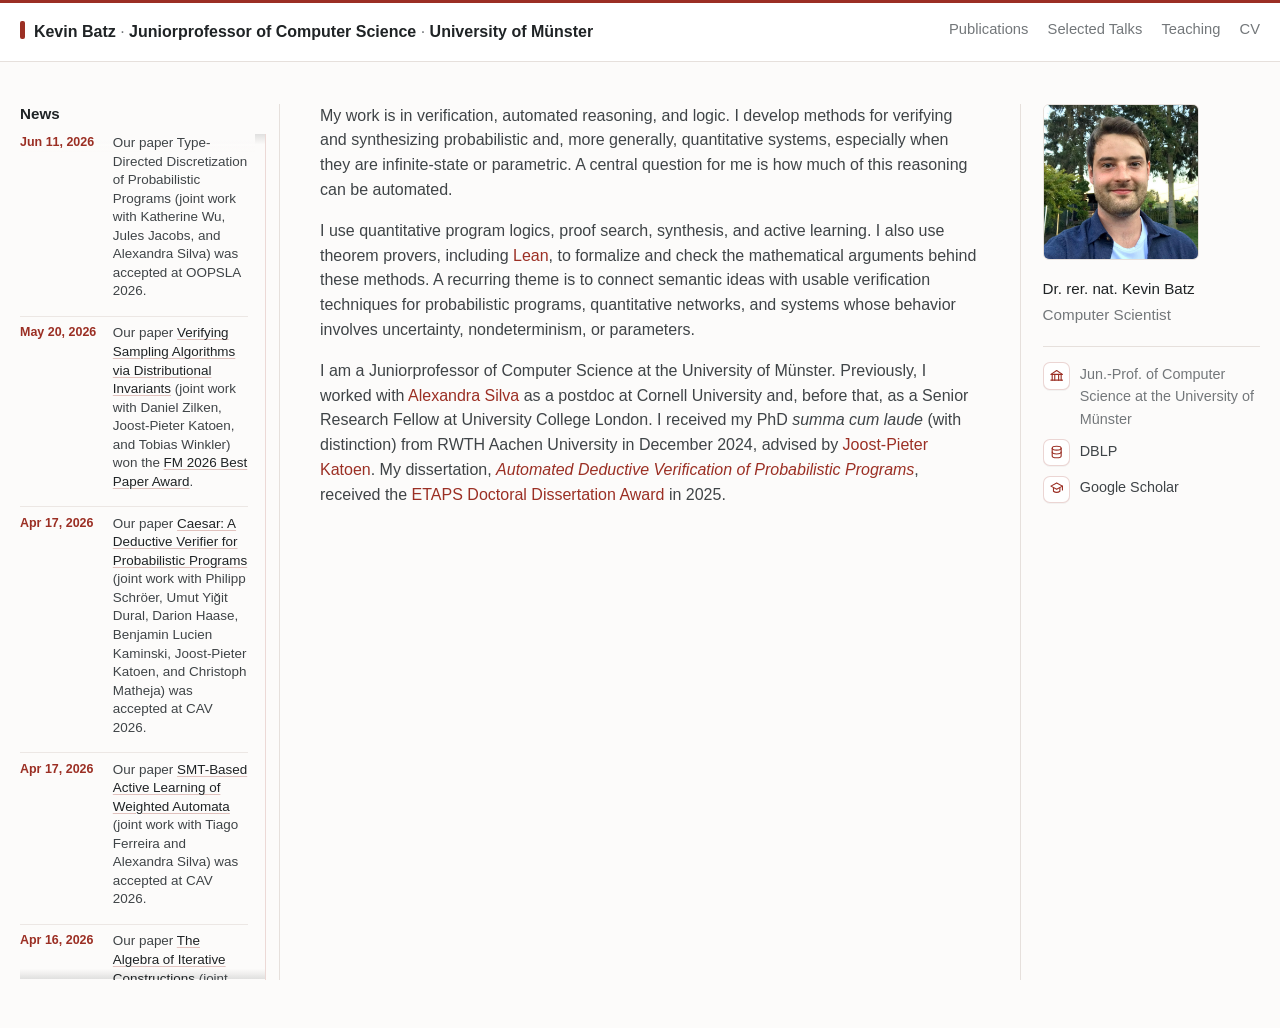
<file: research.html>
<!doctype html>
<html lang="en">
  <head>
    <meta charset="utf-8">
    <meta name="viewport" content="width=device-width, initial-scale=1">
    <meta http-equiv="refresh" content="0; url=./">
    <link rel="canonical" href="./">
    <title>Kevin Batz</title>
    <script>
      window.location.replace("./");
    </script>
  </head>
  <body>
    <p><a href="./">Kevin Batz &middot; Juniorprofessor of Computer Science &middot; University of M&uuml;nster</a></p>
  </body>
</html>
</file>
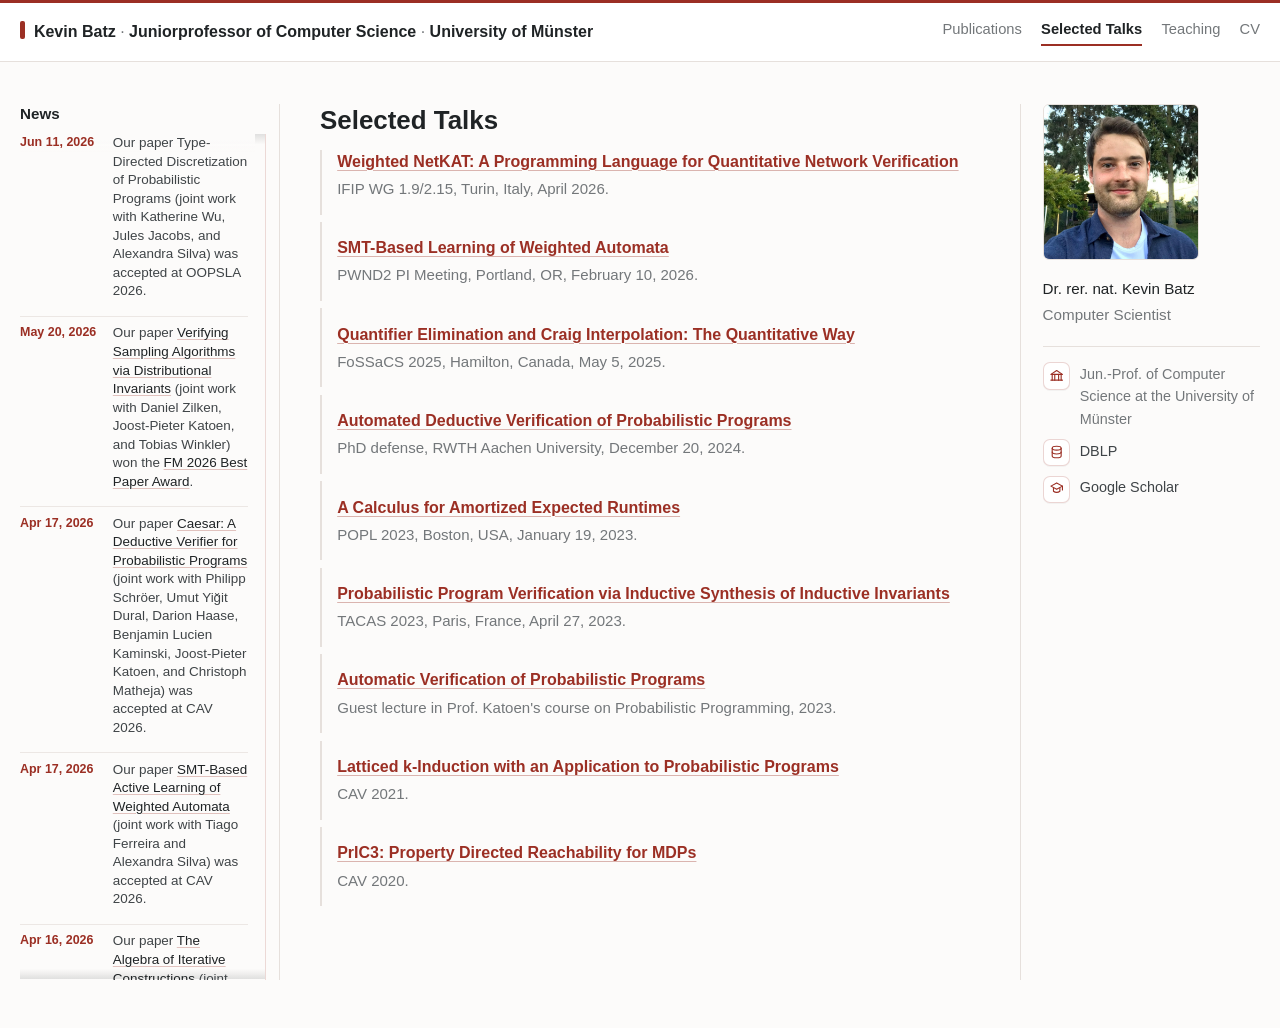
<file: talks.html>
<!doctype html>
<html lang="en">
  <head>
    <meta charset="utf-8">
    <meta name="viewport" content="width=device-width, initial-scale=1">
    <title>Selected Talks | Kevin Batz</title>
    <meta name="description" content="Selected Talks by Kevin Batz.">
    <link rel="stylesheet" href="styles.css?v=position-20260902">
  </head>
  <body>
    <a class="skip-link" href="#content">Skip to content</a>

    <header class="masthead">
      <nav class="nav" aria-label="Main navigation">
        <a class="brand" href="./">Kevin Batz <span class="title-dot" aria-hidden="true">&middot;</span> Juniorprofessor of Computer Science <span class="title-dot" aria-hidden="true">&middot;</span> University of M&uuml;nster</a>
        <div class="nav-links">
          <a href="publications.html">Publications</a>
          <a class="active" href="talks.html">Selected Talks</a>
          <a href="teaching.html">Teaching</a>
          <a href="cv.html">CV</a>
        </div>
      </nav>
    </header>

    <div class="page">
      <aside class="news-sidebar" aria-label="News">
        <section class="news" aria-labelledby="news-heading">
            <h2 id="news-heading">News</h2>
            <ol class="news-list">
              <li><time datetime="2026-06-11">Jun 11, 2026</time><span>Our paper Type-Directed Discretization of Probabilistic Programs (joint work with Katherine Wu, Jules Jacobs, and Alexandra Silva) was accepted at OOPSLA 2026.</span></li>
              <li><time datetime="2026-05-20">May 20, 2026</time><span>Our paper <a href="https://arxiv.org/pdf/2509.06410">Verifying Sampling Algorithms via Distributional Invariants</a> (joint work with Daniel Zilken, Joost-Pieter Katoen, and Tobias Winkler) won the <a href="https://conf.researchr.org/home/fm-2026">FM 2026 Best Paper Award</a>.</span></li>
              <li><time datetime="2026-04-17">Apr 17, 2026</time><span>Our paper <a href="https://arxiv.org/pdf/2605.15827">Caesar: A Deductive Verifier for Probabilistic Programs</a> (joint work with Philipp Schr&ouml;er, Umut Yi&#287;it Dural, Darion Haase, Benjamin Lucien Kaminski, Joost-Pieter Katoen, and Christoph Matheja) was accepted at CAV 2026.</span></li>
              <li><time datetime="2026-04-17">Apr 17, 2026</time><span>Our paper <a href="https://arxiv.org/pdf/2605.07758">SMT-Based Active Learning of Weighted Automata</a> (joint work with Tiago Ferreira and Alexandra Silva) was accepted at CAV 2026.</span></li>
              <li><time datetime="2026-04-16">Apr 16, 2026</time><span>Our paper <a href="https://arxiv.org/pdf/2605.03176">The Algebra of Iterative Constructions</a> (joint work with Benjamin Lucien Kaminski, Lucas Kehrer, Gerwin Klein, Henning Urbat, and Todd Schmid) was accepted at LICS 2026.</span></li>
              <li><time datetime="2026-04-14">Apr 14, 2026</time><span>Our artifact for the paper <a href="https://arxiv.org/pdf/2601.13991">Generating Functions Meet Occupation Measures</a> (joint work with Darion Haase, Adrian Gallus, Benjamin Lucien Kaminski, Joost-Pieter Katoen, Lutz Klinkenberg, and Tobias Winkler) received an <a href="https://etaps.org/2026/past-conference">ETAPS Distinguished Artifact Award</a>.</span></li>
              <li><time datetime="2026-03-05">Mar 5, 2026</time><span>Our paper <a href="https://arxiv.org/pdf/2604.13987">Weighted NetKAT</a> (joint work with Emmanuel Su&aacute;rez Acevedo, Tiago Ferreira, Oliver B&oslash;ving, Nate Foster, and Alexandra Silva) was accepted at PLDI 2026.</span></li>
              <li><time datetime="2026-02-06">Feb 6, 2026</time><span>Our paper <a href="https://arxiv.org/pdf/2509.06410">Verifying Sampling Algorithms via Distributional Invariants</a> (joint work with Daniel Zilken, Joost-Pieter Katoen, and Tobias Winkler) was accepted at FM 2026.</span></li>
              <li><time datetime="2025-12-22">Dec 22, 2025</time><span>Our paper <a href="https://arxiv.org/pdf/2601.13991">Generating Functions Meet Occupation Measures</a> (joint work with Darion Haase, Adrian Gallus, Benjamin Lucien Kaminski, Joost-Pieter Katoen, Lutz Klinkenberg, and Tobias Winkler) was accepted at ESOP 2026.</span></li>
              <li><time datetime="2025-09-06">Sep 6, 2025</time><span>I received RWTH&rsquo;s <a href="https://www.rwth-aachen.de/cms/root/Die-RWTH/RWTH-Events/Wuerdigung-unserer-Absolvierenden-und-un/~beizxo/Borchers-Plakette/lidx/1/">Borchers Medal</a> for a doctorate with distinction.</span></li>
              <li><time datetime="2025-05-08">May 8, 2025</time><span>I received the <a href="https://www.etaps.org/awards/doctoral-dissertation/">ETAPS Doctoral Dissertation Award</a>.</span></li>
              <li><time datetime="2025-02-18">Feb 18, 2025</time><span>Our paper <a href="https://arxiv.org/pdf/2502.19388">Foundations for Deductive Verification of Continuous Probabilistic Programs</a> (joint work with Joost-Pieter Katoen, Francesca Randone, and Tobias Winkler) was accepted at OOPSLA 2025.</span></li>
              <li><time datetime="2024-12-20">Dec 20, 2024</time><span>Our paper <a href="https://arxiv.org/pdf/2501.15156">Quantifier Elimination and Craig Interpolation: The Quantitative Way</a> (joint work with Joost-Pieter Katoen and Nora Orhan) was accepted at FoSSaCS 2025.</span></li>
              <li><time datetime="2024-12-20">Dec 20, 2024</time><span>I received my doctorate from RWTH Aachen University with distinction (<em>summa cum laude</em>).</span></li>
            </ol>
          </section>
      </aside>

      <main id="content" class="content">
        <section class="section">
          <h2>Selected Talks</h2>
          <ul class="paper-list talk-list">
            <li>
              <a class="paper-title" href="assets/talks/ifip26.pdf">Weighted NetKAT: A Programming Language for Quantitative Network Verification</a>
              <span class="paper-meta">IFIP WG 1.9/2.15, Turin, Italy, April 2026.</span>
            </li>
            <li>
              <a class="paper-title" href="assets/talks/galois25-2026feb.pdf">SMT-Based Learning of Weighted Automata</a>
              <span class="paper-meta">PWND2 PI Meeting, Portland, OR, February 10, 2026.</span>
            </li>
            <li>
              <a class="paper-title" href="assets/talks/fossacs25.pdf">Quantifier Elimination and Craig Interpolation: The Quantitative Way</a>
              <span class="paper-meta">FoSSaCS 2025, Hamilton, Canada, May 5, 2025.</span>
            </li>
            <li>
              <a class="paper-title" href="assets/talks/defense.pdf">Automated Deductive Verification of Probabilistic Programs</a>
              <span class="paper-meta">PhD defense, RWTH Aachen University, December 20, 2024.</span>
            </li>
            <li>
              <a class="paper-title" href="assets/talks/popl23.pdf">A Calculus for Amortized Expected Runtimes</a>
              <span class="paper-meta">POPL 2023, Boston, USA, January 19, 2023.</span>
            </li>
            <li>
              <a class="paper-title" href="assets/talks/tacas23.pdf">Probabilistic Program Verification via Inductive Synthesis of Inductive Invariants</a>
              <span class="paper-meta">TACAS 2023, Paris, France, April 27, 2023.</span>
            </li>
            <li>
              <a class="paper-title" href="assets/talks/pplecture2023.pdf">Automatic Verification of Probabilistic Programs</a>
              <span class="paper-meta">Guest lecture in Prof. Katoen's course on Probabilistic Programming, 2023.</span>
            </li>
            <li>
              <a class="paper-title" href="assets/talks/cav21.pdf">Latticed k-Induction with an Application to Probabilistic Programs</a>
              <span class="paper-meta">CAV 2021.</span>
            </li>
            <li>
              <a class="paper-title" href="assets/talks/cav20.pdf">PrIC3: Property Directed Reachability for MDPs</a>
              <span class="paper-meta">CAV 2020.</span>
            </li>
          </ul>
        </section>
      </main>

      <aside class="sidebar profile-sidebar" aria-label="Profile">
        <div class="profile">
          <img class="profile-photo" src="assets/profile.jpg" alt="Kevin Batz">
          <p class="profile-name">
            Dr. rer. nat. Kevin Batz
          </p>
          <p class="bio">
            Computer Scientist
          </p>
          <ul class="profile-list">
            <li><span class="icon" aria-hidden="true"><svg viewBox="0 0 24 24"><path d="m3 10 9-6 9 6"/><path d="M4 10h16"/><path d="M5 10v9"/><path d="M9 10v9"/><path d="M15 10v9"/><path d="M19 10v9"/><path d="M3 19h18"/></svg></span><span>Jun.-Prof. of Computer Science at the University of M&uuml;nster</span></li>
            <li><a href="https://dblp.org/pid/215/5068.html"><span class="icon" aria-hidden="true"><svg viewBox="0 0 24 24"><ellipse cx="12" cy="5" rx="7" ry="3"/><path d="M5 5v6c0 1.7 3.1 3 7 3s7-1.3 7-3V5"/><path d="M5 11v6c0 1.7 3.1 3 7 3s7-1.3 7-3v-6"/></svg></span><span>DBLP</span></a></li>
            <li><a href="https://scholar.google.de/citations?user=6F5KEN4AAAAJ&amp;hl=en"><span class="icon" aria-hidden="true"><svg viewBox="0 0 24 24"><path d="m3 8 9-5 9 5-9 5-9-5Z"/><path d="M7 11v5c1.5 1.2 3.2 1.8 5 1.8s3.5-.6 5-1.8v-5"/><path d="M21 8v6"/></svg></span><span>Google Scholar</span></a></li>
          </ul>
        </div>
      </aside>
    </div>

  </body>
</html>
</file>
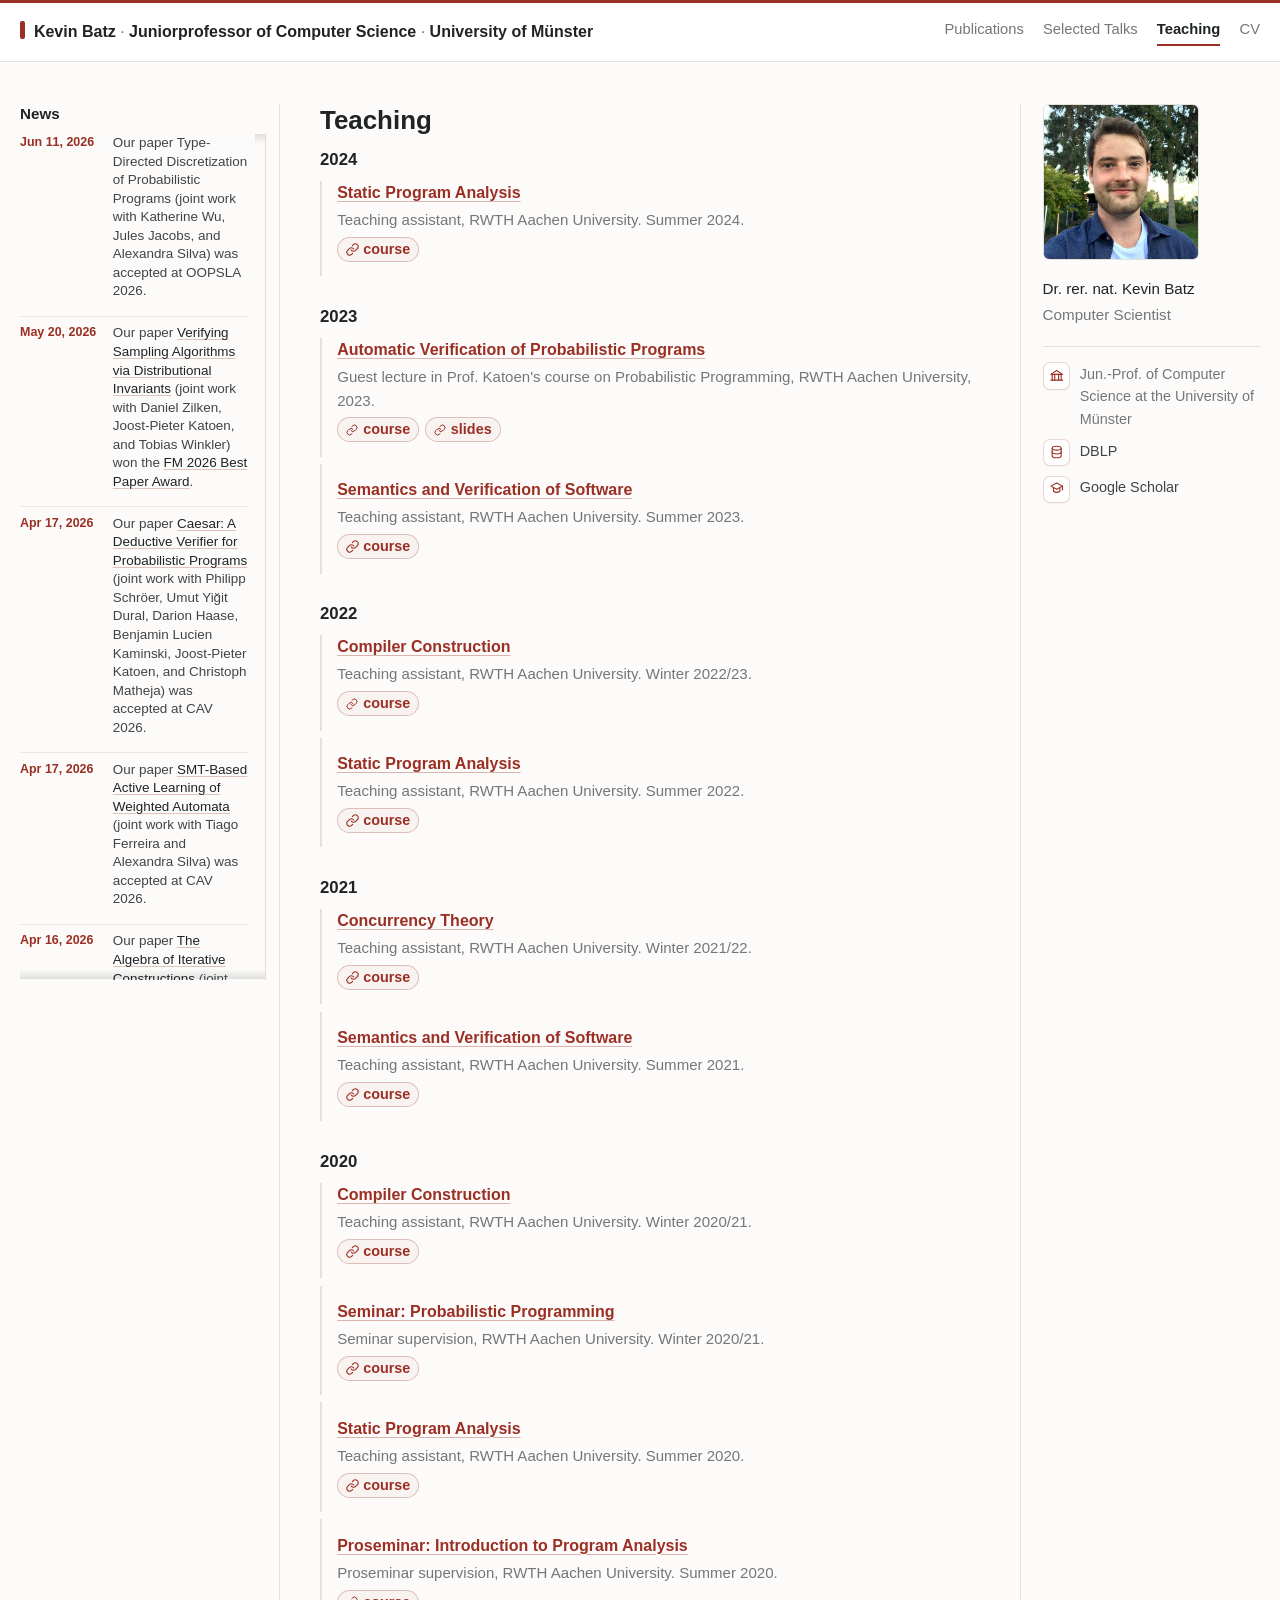
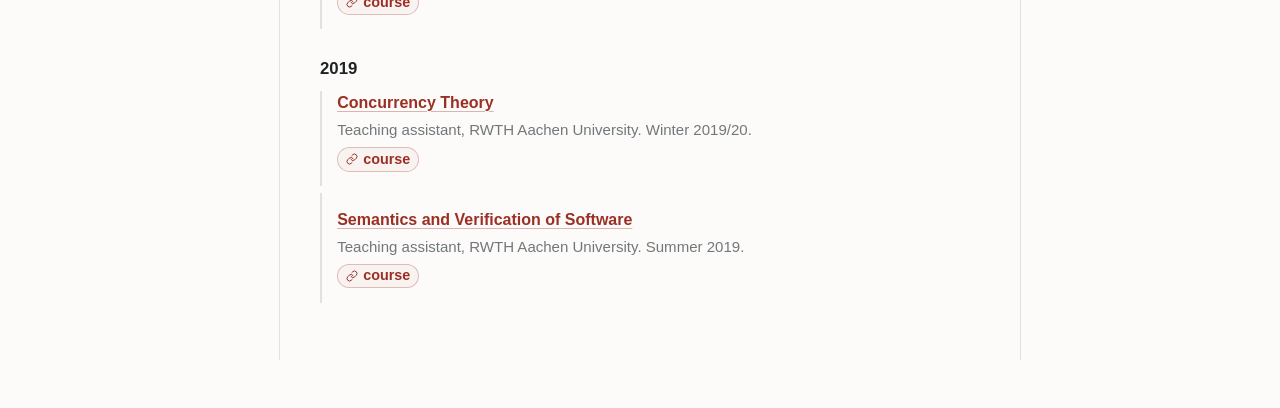
<file: teaching.html>
<!doctype html>
<html lang="en">
  <head>
    <meta charset="utf-8">
    <meta name="viewport" content="width=device-width, initial-scale=1">
    <title>Teaching | Kevin Batz</title>
    <meta name="description" content="Teaching by Kevin Batz.">
    <link rel="stylesheet" href="styles.css?v=position-20260902">
  </head>
  <body>
    <a class="skip-link" href="#content">Skip to content</a>

    <header class="masthead">
      <nav class="nav" aria-label="Main navigation">
        <a class="brand" href="./">Kevin Batz <span class="title-dot" aria-hidden="true">&middot;</span> Juniorprofessor of Computer Science <span class="title-dot" aria-hidden="true">&middot;</span> University of M&uuml;nster</a>
        <div class="nav-links">
          <a href="publications.html">Publications</a>
          <a href="talks.html">Selected Talks</a>
          <a class="active" href="teaching.html">Teaching</a>
          <a href="cv.html">CV</a>
        </div>
      </nav>
    </header>

    <div class="page">
      <aside class="news-sidebar" aria-label="News">
        <section class="news" aria-labelledby="news-heading">
            <h2 id="news-heading">News</h2>
            <ol class="news-list">
              <li><time datetime="2026-06-11">Jun 11, 2026</time><span>Our paper Type-Directed Discretization of Probabilistic Programs (joint work with Katherine Wu, Jules Jacobs, and Alexandra Silva) was accepted at OOPSLA 2026.</span></li>
              <li><time datetime="2026-05-20">May 20, 2026</time><span>Our paper <a href="https://arxiv.org/pdf/2509.06410">Verifying Sampling Algorithms via Distributional Invariants</a> (joint work with Daniel Zilken, Joost-Pieter Katoen, and Tobias Winkler) won the <a href="https://conf.researchr.org/home/fm-2026">FM 2026 Best Paper Award</a>.</span></li>
              <li><time datetime="2026-04-17">Apr 17, 2026</time><span>Our paper <a href="https://arxiv.org/pdf/2605.15827">Caesar: A Deductive Verifier for Probabilistic Programs</a> (joint work with Philipp Schr&ouml;er, Umut Yi&#287;it Dural, Darion Haase, Benjamin Lucien Kaminski, Joost-Pieter Katoen, and Christoph Matheja) was accepted at CAV 2026.</span></li>
              <li><time datetime="2026-04-17">Apr 17, 2026</time><span>Our paper <a href="https://arxiv.org/pdf/2605.07758">SMT-Based Active Learning of Weighted Automata</a> (joint work with Tiago Ferreira and Alexandra Silva) was accepted at CAV 2026.</span></li>
              <li><time datetime="2026-04-16">Apr 16, 2026</time><span>Our paper <a href="https://arxiv.org/pdf/2605.03176">The Algebra of Iterative Constructions</a> (joint work with Benjamin Lucien Kaminski, Lucas Kehrer, Gerwin Klein, Henning Urbat, and Todd Schmid) was accepted at LICS 2026.</span></li>
              <li><time datetime="2026-04-14">Apr 14, 2026</time><span>Our artifact for the paper <a href="https://arxiv.org/pdf/2601.13991">Generating Functions Meet Occupation Measures</a> (joint work with Darion Haase, Adrian Gallus, Benjamin Lucien Kaminski, Joost-Pieter Katoen, Lutz Klinkenberg, and Tobias Winkler) received an <a href="https://etaps.org/2026/past-conference">ETAPS Distinguished Artifact Award</a>.</span></li>
              <li><time datetime="2026-03-05">Mar 5, 2026</time><span>Our paper <a href="https://arxiv.org/pdf/2604.13987">Weighted NetKAT</a> (joint work with Emmanuel Su&aacute;rez Acevedo, Tiago Ferreira, Oliver B&oslash;ving, Nate Foster, and Alexandra Silva) was accepted at PLDI 2026.</span></li>
              <li><time datetime="2026-02-06">Feb 6, 2026</time><span>Our paper <a href="https://arxiv.org/pdf/2509.06410">Verifying Sampling Algorithms via Distributional Invariants</a> (joint work with Daniel Zilken, Joost-Pieter Katoen, and Tobias Winkler) was accepted at FM 2026.</span></li>
              <li><time datetime="2025-12-22">Dec 22, 2025</time><span>Our paper <a href="https://arxiv.org/pdf/2601.13991">Generating Functions Meet Occupation Measures</a> (joint work with Darion Haase, Adrian Gallus, Benjamin Lucien Kaminski, Joost-Pieter Katoen, Lutz Klinkenberg, and Tobias Winkler) was accepted at ESOP 2026.</span></li>
              <li><time datetime="2025-09-06">Sep 6, 2025</time><span>I received RWTH&rsquo;s <a href="https://www.rwth-aachen.de/cms/root/Die-RWTH/RWTH-Events/Wuerdigung-unserer-Absolvierenden-und-un/~beizxo/Borchers-Plakette/lidx/1/">Borchers Medal</a> for a doctorate with distinction.</span></li>
              <li><time datetime="2025-05-08">May 8, 2025</time><span>I received the <a href="https://www.etaps.org/awards/doctoral-dissertation/">ETAPS Doctoral Dissertation Award</a>.</span></li>
              <li><time datetime="2025-02-18">Feb 18, 2025</time><span>Our paper <a href="https://arxiv.org/pdf/2502.19388">Foundations for Deductive Verification of Continuous Probabilistic Programs</a> (joint work with Joost-Pieter Katoen, Francesca Randone, and Tobias Winkler) was accepted at OOPSLA 2025.</span></li>
              <li><time datetime="2024-12-20">Dec 20, 2024</time><span>Our paper <a href="https://arxiv.org/pdf/2501.15156">Quantifier Elimination and Craig Interpolation: The Quantitative Way</a> (joint work with Joost-Pieter Katoen and Nora Orhan) was accepted at FoSSaCS 2025.</span></li>
              <li><time datetime="2024-12-20">Dec 20, 2024</time><span>I received my doctorate from RWTH Aachen University with distinction (<em>summa cum laude</em>).</span></li>
            </ol>
          </section>
      </aside>

      <main id="content" class="content">
        <section class="section">
          <h2>Teaching</h2>

          <h3 class="year-heading">2024</h3>
          <ul class="paper-list teaching-list">
            <li>
              <a class="paper-title" href="https://moves.rwth-aachen.de/teaching/ss-24/spa/">Static Program Analysis</a>
              <span class="paper-meta">Teaching assistant, RWTH Aachen University. Summer 2024.</span>
              <span class="paper-links"><a href="https://moves.rwth-aachen.de/teaching/ss-24/spa/">course</a></span>
            </li>
          </ul>

          <h3 class="year-heading">2023</h3>
          <ul class="paper-list teaching-list">
            <li>
              <a class="paper-title" href="assets/talks/pplecture2023.pdf">Automatic Verification of Probabilistic Programs</a>
              <span class="paper-meta">Guest lecture in Prof. Katoen's course on Probabilistic Programming, RWTH Aachen University, 2023.</span>
              <span class="paper-links"><a href="https://moves.rwth-aachen.de/teaching/ws-22-23/probabilistic-programming/">course</a> <a href="assets/talks/pplecture2023.pdf">slides</a></span>
            </li>
            <li>
              <a class="paper-title" href="https://moves.rwth-aachen.de/teaching/ss-23/savos/">Semantics and Verification of Software</a>
              <span class="paper-meta">Teaching assistant, RWTH Aachen University. Summer 2023.</span>
              <span class="paper-links"><a href="https://moves.rwth-aachen.de/teaching/ss-23/savos/">course</a></span>
            </li>
          </ul>

          <h3 class="year-heading">2022</h3>
          <ul class="paper-list teaching-list">
            <li>
              <a class="paper-title" href="https://moves.rwth-aachen.de/teaching/ws-22-23/cc/">Compiler Construction</a>
              <span class="paper-meta">Teaching assistant, RWTH Aachen University. Winter 2022/23.</span>
              <span class="paper-links"><a href="https://moves.rwth-aachen.de/teaching/ws-22-23/cc/">course</a></span>
            </li>
            <li>
              <a class="paper-title" href="https://moves.rwth-aachen.de/teaching/ss-22/spa/">Static Program Analysis</a>
              <span class="paper-meta">Teaching assistant, RWTH Aachen University. Summer 2022.</span>
              <span class="paper-links"><a href="https://moves.rwth-aachen.de/teaching/ss-22/spa/">course</a></span>
            </li>
          </ul>

          <h3 class="year-heading">2021</h3>
          <ul class="paper-list teaching-list">
            <li>
              <a class="paper-title" href="https://moves.rwth-aachen.de/teaching/ws-21-22/ct/">Concurrency Theory</a>
              <span class="paper-meta">Teaching assistant, RWTH Aachen University. Winter 2021/22.</span>
              <span class="paper-links"><a href="https://moves.rwth-aachen.de/teaching/ws-21-22/ct/">course</a></span>
            </li>
            <li>
              <a class="paper-title" href="https://moves.rwth-aachen.de/teaching/ss-21/savos/">Semantics and Verification of Software</a>
              <span class="paper-meta">Teaching assistant, RWTH Aachen University. Summer 2021.</span>
              <span class="paper-links"><a href="https://moves.rwth-aachen.de/teaching/ss-21/savos/">course</a></span>
            </li>
          </ul>

          <h3 class="year-heading">2020</h3>
          <ul class="paper-list teaching-list">
            <li>
              <a class="paper-title" href="https://moves.rwth-aachen.de/teaching/ws-20-21/cc/">Compiler Construction</a>
              <span class="paper-meta">Teaching assistant, RWTH Aachen University. Winter 2020/21.</span>
              <span class="paper-links"><a href="https://moves.rwth-aachen.de/teaching/ws-20-21/cc/">course</a></span>
            </li>
            <li>
              <a class="paper-title" href="https://moves.rwth-aachen.de/teaching/ws-20-21/propro/">Seminar: Probabilistic Programming</a>
              <span class="paper-meta">Seminar supervision, RWTH Aachen University. Winter 2020/21.</span>
              <span class="paper-links"><a href="https://moves.rwth-aachen.de/teaching/ws-20-21/propro/">course</a></span>
            </li>
            <li>
              <a class="paper-title" href="https://moves.rwth-aachen.de/teaching/ss-20/spa/">Static Program Analysis</a>
              <span class="paper-meta">Teaching assistant, RWTH Aachen University. Summer 2020.</span>
              <span class="paper-links"><a href="https://moves.rwth-aachen.de/teaching/ss-20/spa/">course</a></span>
            </li>
            <li>
              <a class="paper-title" href="https://moves.rwth-aachen.de/teaching/ss-20/ipa/">Proseminar: Introduction to Program Analysis</a>
              <span class="paper-meta">Proseminar supervision, RWTH Aachen University. Summer 2020.</span>
              <span class="paper-links"><a href="https://moves.rwth-aachen.de/teaching/ss-20/ipa/">course</a></span>
            </li>
          </ul>

          <h3 class="year-heading">2019</h3>
          <ul class="paper-list teaching-list">
            <li>
              <a class="paper-title" href="https://moves.rwth-aachen.de/teaching/ws-19-20/ct/">Concurrency Theory</a>
              <span class="paper-meta">Teaching assistant, RWTH Aachen University. Winter 2019/20.</span>
              <span class="paper-links"><a href="https://moves.rwth-aachen.de/teaching/ws-19-20/ct/">course</a></span>
            </li>
            <li>
              <a class="paper-title" href="https://moves.rwth-aachen.de/teaching/ss-19/sv-sw/">Semantics and Verification of Software</a>
              <span class="paper-meta">Teaching assistant, RWTH Aachen University. Summer 2019.</span>
              <span class="paper-links"><a href="https://moves.rwth-aachen.de/teaching/ss-19/sv-sw/">course</a></span>
            </li>
          </ul>
        </section>
      </main>

      <aside class="sidebar profile-sidebar" aria-label="Profile">
        <div class="profile">
          <img class="profile-photo" src="assets/profile.jpg" alt="Kevin Batz">
          <p class="profile-name">
            Dr. rer. nat. Kevin Batz
          </p>
          <p class="bio">
            Computer Scientist
          </p>
          <ul class="profile-list">
            <li><span class="icon" aria-hidden="true"><svg viewBox="0 0 24 24"><path d="m3 10 9-6 9 6"/><path d="M4 10h16"/><path d="M5 10v9"/><path d="M9 10v9"/><path d="M15 10v9"/><path d="M19 10v9"/><path d="M3 19h18"/></svg></span><span>Jun.-Prof. of Computer Science at the University of M&uuml;nster</span></li>
            <li><a href="https://dblp.org/pid/215/5068.html"><span class="icon" aria-hidden="true"><svg viewBox="0 0 24 24"><ellipse cx="12" cy="5" rx="7" ry="3"/><path d="M5 5v6c0 1.7 3.1 3 7 3s7-1.3 7-3V5"/><path d="M5 11v6c0 1.7 3.1 3 7 3s7-1.3 7-3v-6"/></svg></span><span>DBLP</span></a></li>
            <li><a href="https://scholar.google.de/citations?user=6F5KEN4AAAAJ&amp;hl=en"><span class="icon" aria-hidden="true"><svg viewBox="0 0 24 24"><path d="m3 8 9-5 9 5-9 5-9-5Z"/><path d="M7 11v5c1.5 1.2 3.2 1.8 5 1.8s3.5-.6 5-1.8v-5"/><path d="M21 8v6"/></svg></span><span>Google Scholar</span></a></li>
          </ul>
        </div>
      </aside>
    </div>

  </body>
</html>
</file>
<file: styles.css>
:root {
  --text: #3f4447;
  --heading: #1f2325;
  --muted: #73777a;
  --border: #e6e0dc;
  --link: #9b2f24;
  --bg: #fcfbfa;
  --panel: #ffffff;
  --soft: #f8f3f1;
  --max: 1360px;
}

* {
  box-sizing: border-box;
}

html {
  scroll-behavior: smooth;
}

body {
  margin: 0;
  background: var(--bg);
  color: var(--text);
  font-family: -apple-system, BlinkMacSystemFont, "Segoe UI", Roboto, Helvetica, Arial, sans-serif;
  font-size: 16px;
  line-height: 1.55;
}

a {
  color: var(--link);
  text-decoration: none;
}

a:hover {
  text-decoration: underline;
}

.skip-link {
  position: absolute;
  left: 1rem;
  top: 1rem;
  transform: translateY(-150%);
  background: var(--heading);
  color: #fff;
  padding: 0.5rem 0.75rem;
}

.skip-link:focus {
  transform: translateY(0);
}

.masthead {
  border-top: 3px solid var(--link);
  border-bottom: 1px solid var(--border);
  background: var(--panel);
}

.nav {
  display: flex;
  align-items: center;
  justify-content: space-between;
  max-width: var(--max);
  margin: 0 auto;
  padding: 0.95rem 1.25rem;
  gap: 1rem;
}

.brand {
  display: inline-block;
  color: var(--heading);
  font-weight: 700;
}

.brand::before {
  content: "";
  display: inline-block;
  width: 0.32rem;
  height: 1.12rem;
  margin-right: 0.55rem;
  border-radius: 2px;
  background: var(--link);
  vertical-align: -0.16rem;
}

.title-dot {
  color: var(--muted);
  font-weight: 500;
}

.nav-links {
  display: flex;
  flex-wrap: wrap;
  gap: 1.2rem;
  font-size: 0.92rem;
}

.nav-links a {
  padding-bottom: 0.18rem;
  border-bottom: 2px solid transparent;
  color: var(--muted);
}

.nav-links a:hover,
.nav-links a.active {
  color: var(--heading);
  text-decoration: none;
}

.nav-links a.active {
  border-bottom-color: var(--link);
  font-weight: 700;
}

.page {
  display: grid;
  grid-template-columns: minmax(235px, 260px) minmax(0, 1fr) 240px;
  gap: 2.5rem;
  max-width: var(--max);
  margin: 0 auto;
  padding: 2.6rem 1.25rem 3rem;
}

.sidebar {
  min-width: 0;
}

.news-sidebar {
  grid-column: 1;
  grid-row: 1;
  min-width: 0;
  padding-right: 1.35rem;
  border-right: 1px solid var(--border);
}

.profile-sidebar {
  grid-column: 3;
  grid-row: 1;
  padding-left: 1.35rem;
  border-left: 1px solid var(--border);
}

.profile {
  position: sticky;
  top: 1.5rem;
}

.profile-photo {
  display: block;
  width: 156px;
  height: 156px;
  margin: 0 0 1.2rem;
  border: 1px solid var(--border);
  border-radius: 6px;
  object-fit: cover;
}

h1,
h2,
p {
  margin-top: 0;
}

h1 {
  margin-bottom: 0.45rem;
  color: var(--heading);
  font-size: 1.34rem;
  line-height: 1.2;
}

.bio {
  margin-bottom: 1.25rem;
  color: var(--muted);
  font-size: 0.95rem;
}

.profile-name {
  margin-bottom: 0.2rem;
  color: var(--heading);
  font-size: 0.95rem;
  line-height: 1.35;
}

.profile-list {
  margin: 0;
  padding: 1rem 0 0;
  border-top: 1px solid var(--border);
  color: var(--muted);
  font-size: 0.9rem;
  list-style: none;
}

.profile-list li,
.profile-list a {
  display: flex;
  align-items: flex-start;
  gap: 0.62rem;
}

.profile-list li + li {
  margin-top: 0.62rem;
}

.profile-list a {
  width: fit-content;
  color: var(--text);
}

.profile-list a:hover {
  color: var(--link);
  text-decoration: none;
}

.profile-list a:hover .icon {
  border-color: var(--link);
  color: var(--link);
  background: #fff;
  box-shadow: 0 2px 8px rgba(155, 47, 36, 0.12);
}

.profile-list a:hover span:last-child {
  text-decoration: underline;
  text-decoration-thickness: 1px;
  text-underline-offset: 0.18em;
}

.news {
  margin-top: 1.35rem;
  padding-top: 1rem;
  border-top: 1px solid var(--border);
}

.news-sidebar .news {
  position: sticky;
  top: 1.5rem;
  display: flex;
  flex-direction: column;
  height: calc(100vh - 1.5rem);
  height: calc(100dvh - 1.5rem);
  margin-top: 0;
  padding-top: 0;
  border-top: 0;
}

.news h2 {
  margin-bottom: 0.72rem;
  color: var(--heading);
  font-size: 0.95rem;
  line-height: 1.25;
}

.news-list {
  margin: 0;
  padding: 0;
  font-size: 0.84rem;
  line-height: 1.38;
  list-style: none;
}

.news-sidebar .news-list {
  overflow-y: auto;
  flex: 1 1 auto;
  min-height: 0;
  margin-right: -0.55rem;
  padding-right: 0.45rem;
  border-right: 1px solid rgba(155, 47, 36, 0.16);
  background:
    linear-gradient(var(--bg) 30%, rgba(252, 251, 250, 0)),
    linear-gradient(rgba(252, 251, 250, 0), var(--bg) 70%) 0 100%,
    linear-gradient(rgba(31, 35, 37, 0.12), rgba(31, 35, 37, 0)),
    linear-gradient(rgba(31, 35, 37, 0), rgba(31, 35, 37, 0.13)) 0 100%;
  background-attachment: local, local, scroll, scroll;
  background-repeat: no-repeat;
  background-size: 100% 1.15rem, 100% 1.15rem, 100% 0.65rem, 100% 0.65rem;
  scrollbar-color: rgba(155, 47, 36, 0.58) rgba(155, 47, 36, 0.08);
  scrollbar-gutter: stable;
  scrollbar-width: thin;
}

.news-sidebar .news-list::-webkit-scrollbar {
  width: 0.48rem;
}

.news-sidebar .news-list::-webkit-scrollbar-track {
  background: rgba(155, 47, 36, 0.08);
  border-radius: 999px;
}

.news-sidebar .news-list::-webkit-scrollbar-thumb {
  border-radius: 999px;
  background: rgba(155, 47, 36, 0.55);
}

.news-sidebar .news-list::-webkit-scrollbar-thumb:hover {
  background: rgba(155, 47, 36, 0.72);
}

.news-list li {
  display: grid;
  grid-template-columns: 5.25rem minmax(0, 1fr);
  gap: 0.55rem;
  padding: 0.48rem 0;
  border-top: 1px solid rgba(230, 224, 220, 0.72);
}

.news-list li:first-child {
  padding-top: 0;
  border-top: 0;
}

.news-list time {
  color: var(--link);
  font-size: 0.78rem;
  font-weight: 700;
  line-height: 1.35;
}

.news-list span {
  color: var(--text);
}

.news-list a {
  color: var(--heading);
  text-decoration: underline;
  text-decoration-color: rgba(155, 47, 36, 0.28);
  text-decoration-thickness: 1px;
  text-underline-offset: 0.18em;
}

.news-list a:hover {
  color: var(--link);
  text-decoration-color: currentColor;
}

.icon {
  display: inline-flex;
  flex: 0 0 auto;
  align-items: center;
  justify-content: center;
  width: 1.7rem;
  height: 1.7rem;
  margin-top: -0.05rem;
  border: 1px solid rgba(155, 47, 36, 0.2);
  border-radius: 7px;
  background: #fff;
  color: var(--link);
  box-shadow: 0 1px 0 rgba(31, 35, 37, 0.04);
}

.icon svg {
  width: 0.96rem;
  height: 0.96rem;
  fill: none;
  stroke: currentColor;
  stroke-width: 1.75;
  stroke-linecap: round;
  stroke-linejoin: round;
}

.content {
  grid-column: 2;
  grid-row: 1;
  max-width: 760px;
  min-width: 0;
}

.section {
  padding-bottom: 1.8rem;
  margin-bottom: 1.8rem;
  border-bottom: 1px solid var(--border);
}

.section:last-child {
  border-bottom: 0;
}

h2 {
  margin-bottom: 0.85rem;
  color: var(--heading);
  font-size: 1.62rem;
  line-height: 1.25;
}

.year-heading {
  margin: 1.9rem 0 0.65rem;
  color: var(--heading);
  font-size: 1.05rem;
  line-height: 1.25;
}

h2 + .year-heading {
  margin-top: 0.6rem;
}

p {
  margin-bottom: 1rem;
}

ul {
  margin: 0;
  padding-left: 1.15rem;
}

li + li {
  margin-top: 0.45rem;
}

.paper-list {
  padding-left: 0;
  list-style: none;
}

.paper-list li {
  padding: 0.9rem 0 0.9rem 0.95rem;
  border-left: 2px solid var(--border);
  border-top: 0;
}

.paper-list li:first-child {
  padding-top: 0;
}

.paper-list li:hover {
  border-left-color: var(--link);
}

.paper-title {
  display: block;
  margin-bottom: 0.15rem;
  color: var(--heading);
  font-weight: 700;
}

a.paper-title {
  color: var(--link);
  text-decoration: underline;
  text-decoration-color: rgba(155, 47, 36, 0.35);
  text-decoration-thickness: 1px;
  text-underline-offset: 0.18em;
}

a.paper-title:hover {
  color: var(--link);
  text-decoration-color: currentColor;
}

.paper-authors,
.paper-meta {
  display: block;
  color: var(--muted);
  font-size: 0.94rem;
}

.paper-links {
  display: flex;
  flex-wrap: wrap;
  gap: 0.35rem;
  margin-top: 0.35rem;
  font-size: 0.9rem;
  font-weight: 700;
}

.paper-links a {
  display: inline-flex;
  align-items: center;
  gap: 0.28rem;
  min-height: 1.55rem;
  padding: 0.08rem 0.5rem;
  border: 1px solid rgba(155, 47, 36, 0.28);
  border-radius: 999px;
  background: var(--soft);
  color: var(--link);
  line-height: 1.2;
}

.paper-links a::before {
  content: "";
  width: 0.78rem;
  height: 0.78rem;
  background: currentColor;
  mask: url("data:image/svg+xml,%3Csvg xmlns='http://www.w3.org/2000/svg' viewBox='0 0 24 24' fill='none' stroke='black' stroke-width='2' stroke-linecap='round' stroke-linejoin='round'%3E%3Cpath d='M10 13a5 5 0 0 0 7.54.54l3-3a5 5 0 0 0-7.07-7.07l-1.72 1.71'/%3E%3Cpath d='M14 11a5 5 0 0 0-7.54-.54l-3 3a5 5 0 0 0 7.07 7.07l1.71-1.71'/%3E%3C/svg%3E") center / contain no-repeat;
}

.paper-links a:hover {
  border-color: var(--link);
  background: #fff;
  text-decoration: none;
}

.service-list {
  padding-left: 0;
  list-style: none;
}

.service-list li {
  display: grid;
  grid-template-columns: 4.2rem minmax(0, 1fr);
  gap: 0.8rem;
  padding: 0.42rem 0;
  border-top: 1px solid rgba(230, 224, 220, 0.75);
}

.service-list li:first-child {
  border-top: 0;
}

.service-year {
  color: var(--link);
  font-size: 0.9rem;
  font-weight: 700;
}

.talk-list .paper-meta {
  margin-top: 0.1rem;
}

.more-link {
  margin-top: 0.8rem;
  color: var(--muted);
}

.button-link {
  display: inline-flex;
  align-items: center;
  min-height: 2.35rem;
  padding: 0.45rem 0.75rem;
  border: 1px solid var(--border);
  border-radius: 4px;
  background: var(--soft);
  color: var(--heading);
  font-weight: 700;
}

.button-link:hover {
  border-color: var(--link);
  color: var(--link);
  text-decoration: none;
}

.footer {
  max-width: var(--max);
  margin: 0 auto;
  padding: 0 1.25rem 2.2rem;
  color: var(--muted);
  font-size: 0.85rem;
}

@media (max-width: 780px) {
  .nav {
    align-items: flex-start;
    flex-direction: column;
    gap: 0.55rem;
  }

  .nav-links {
    gap: 0.85rem;
  }

  .page {
    display: flex;
    flex-direction: column;
    padding-top: 1.7rem;
  }

  .profile {
    position: static;
  }

  .profile-sidebar {
    order: 1;
    padding: 0 0 1.7rem;
    border-left: 0;
    border-bottom: 1px solid var(--border);
  }

  .news-sidebar {
    order: 2;
    padding: 1.7rem 0;
    border-right: 0;
    border-bottom: 1px solid var(--border);
  }

  .news-sidebar .news {
    position: static;
    height: min(32rem, calc(100vh - 3.4rem));
    height: min(32rem, calc(100dvh - 3.4rem));
  }

  .profile-photo {
    width: 118px;
    height: 118px;
    border-radius: 6px;
  }

  .content {
    order: 3;
    max-width: none;
  }
}
</file>
